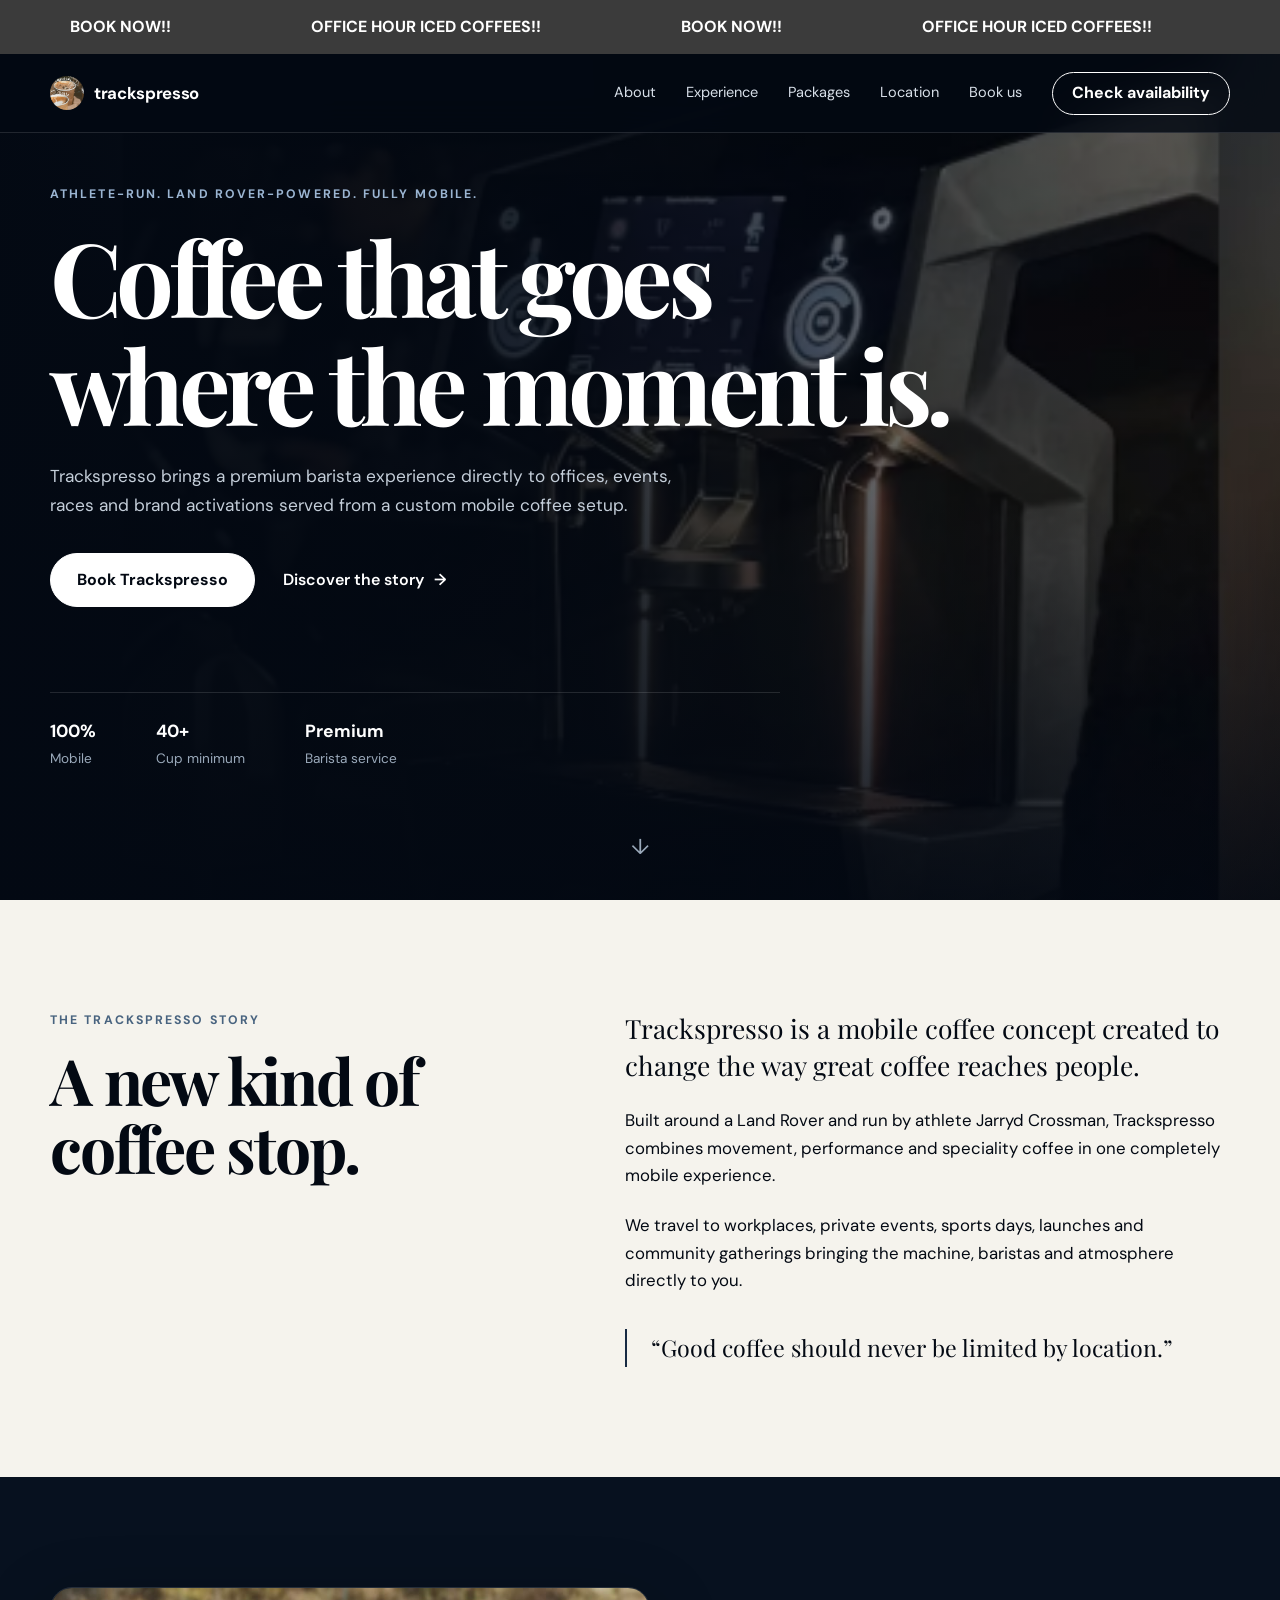
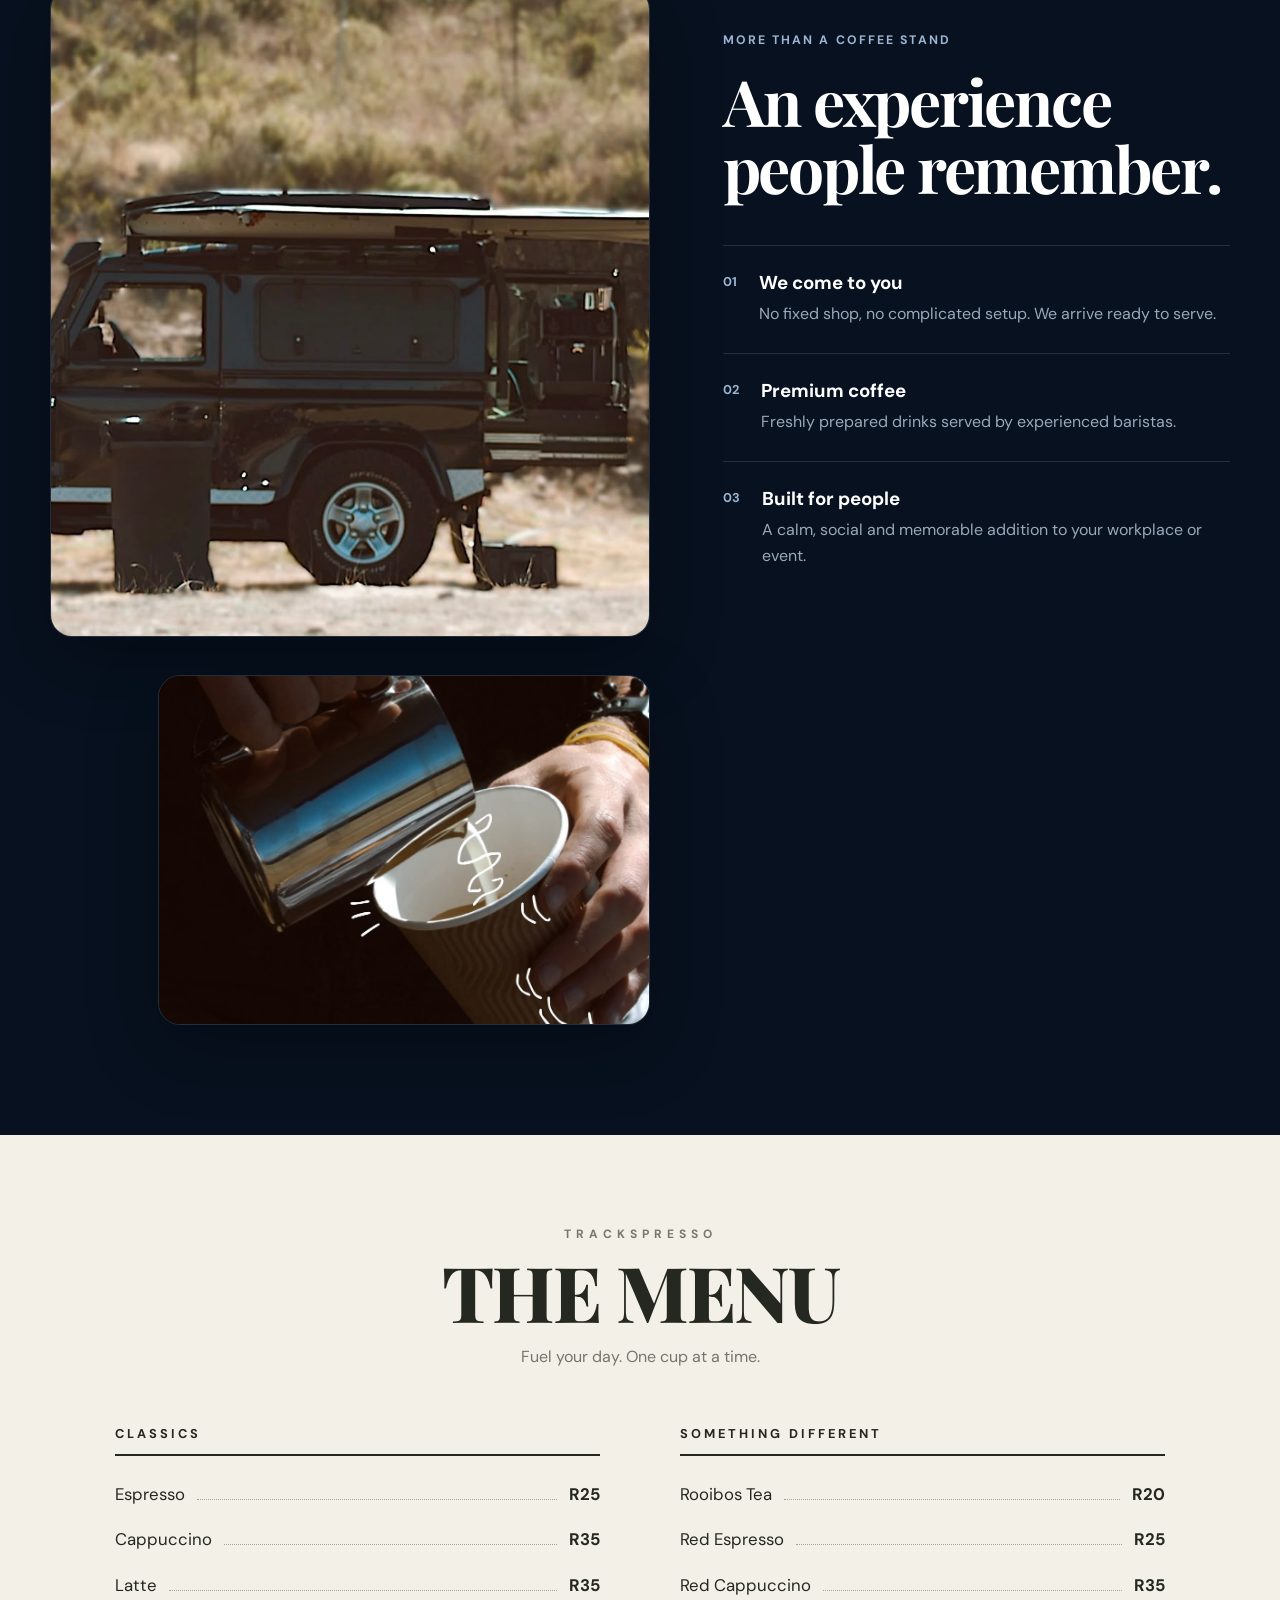
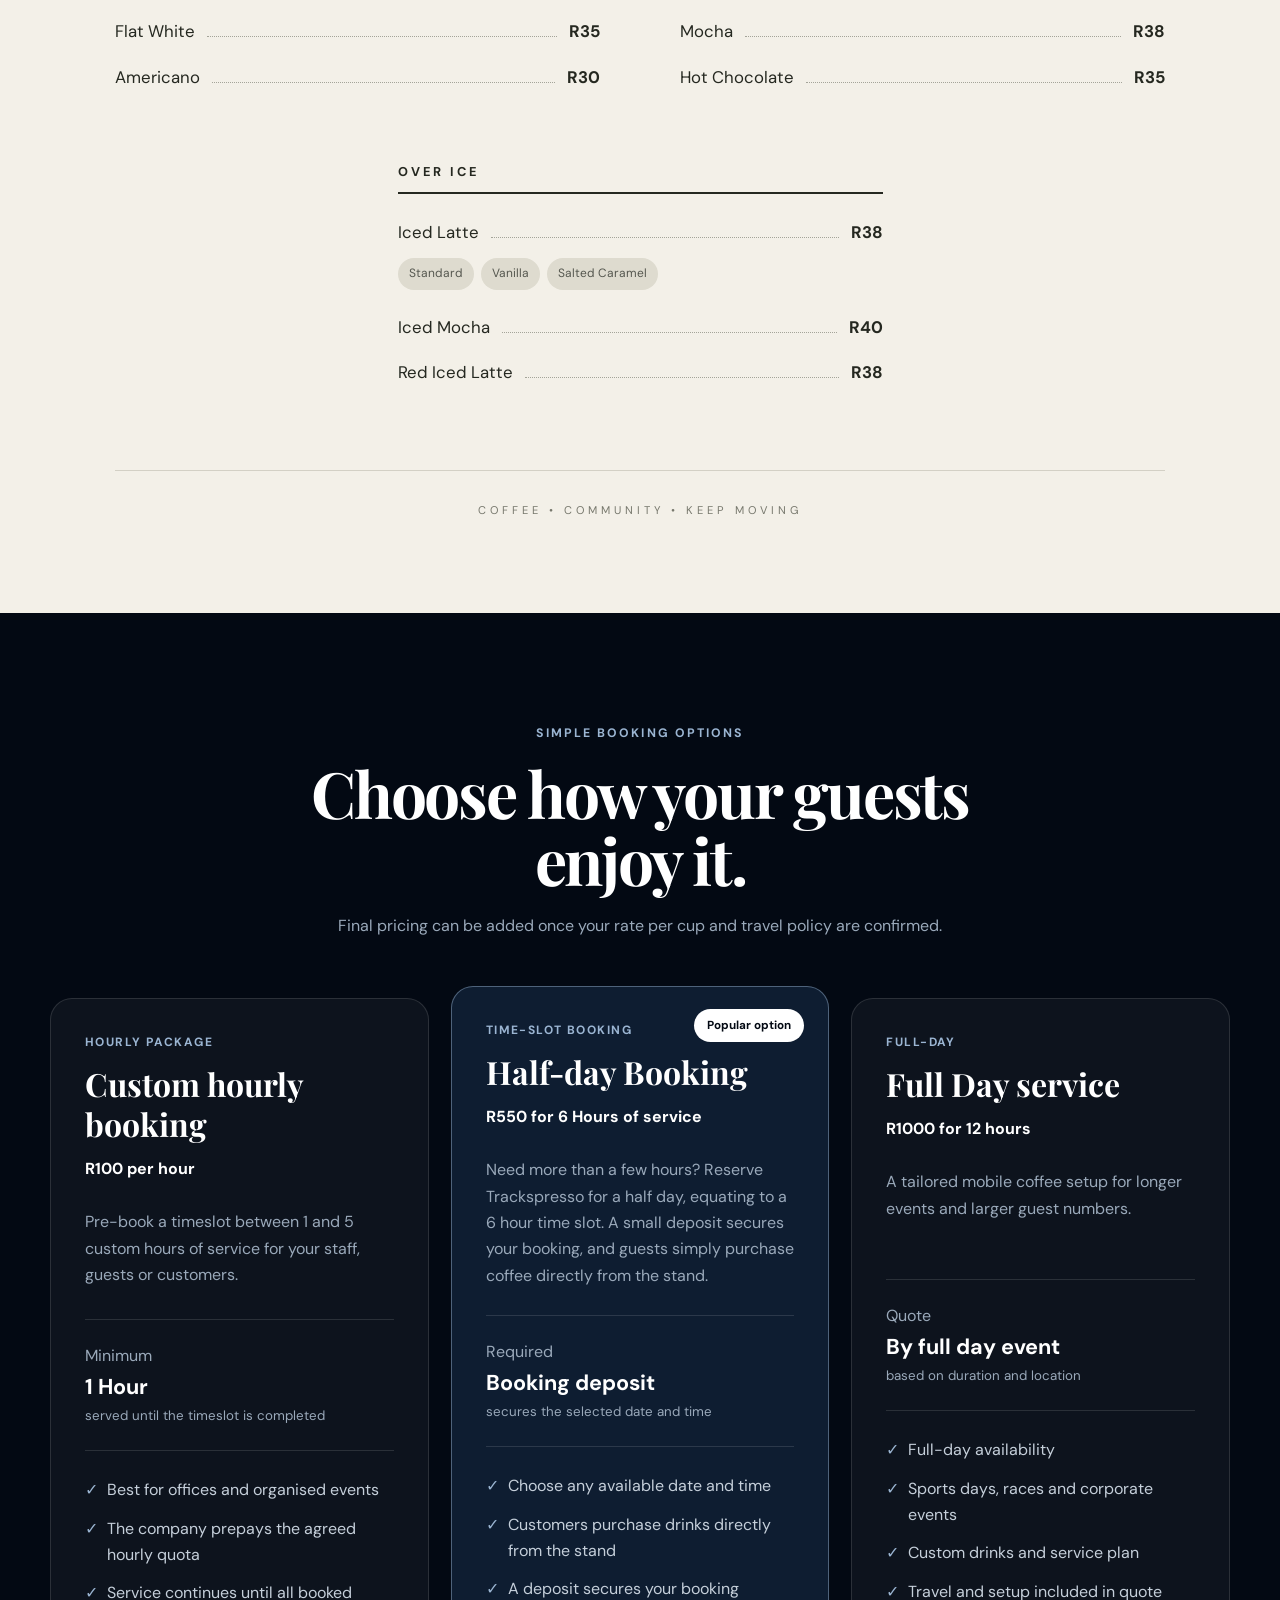
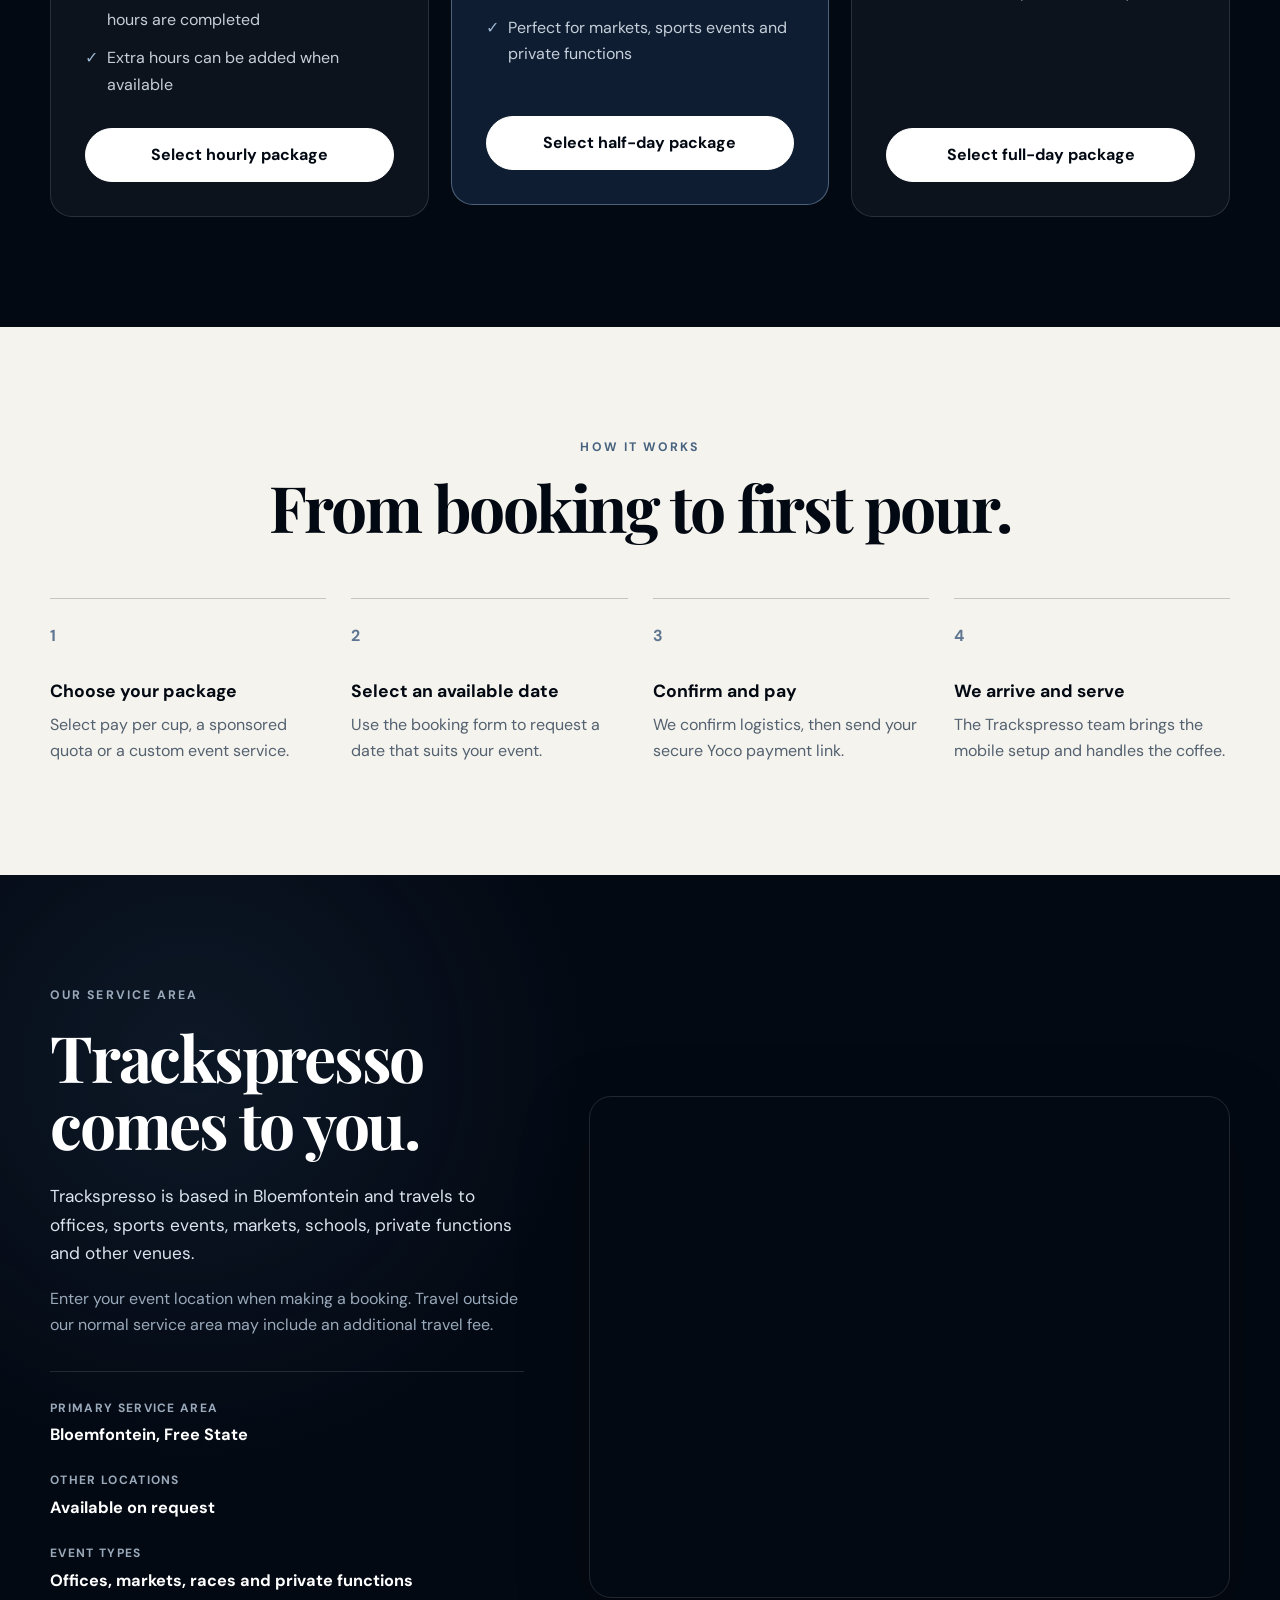
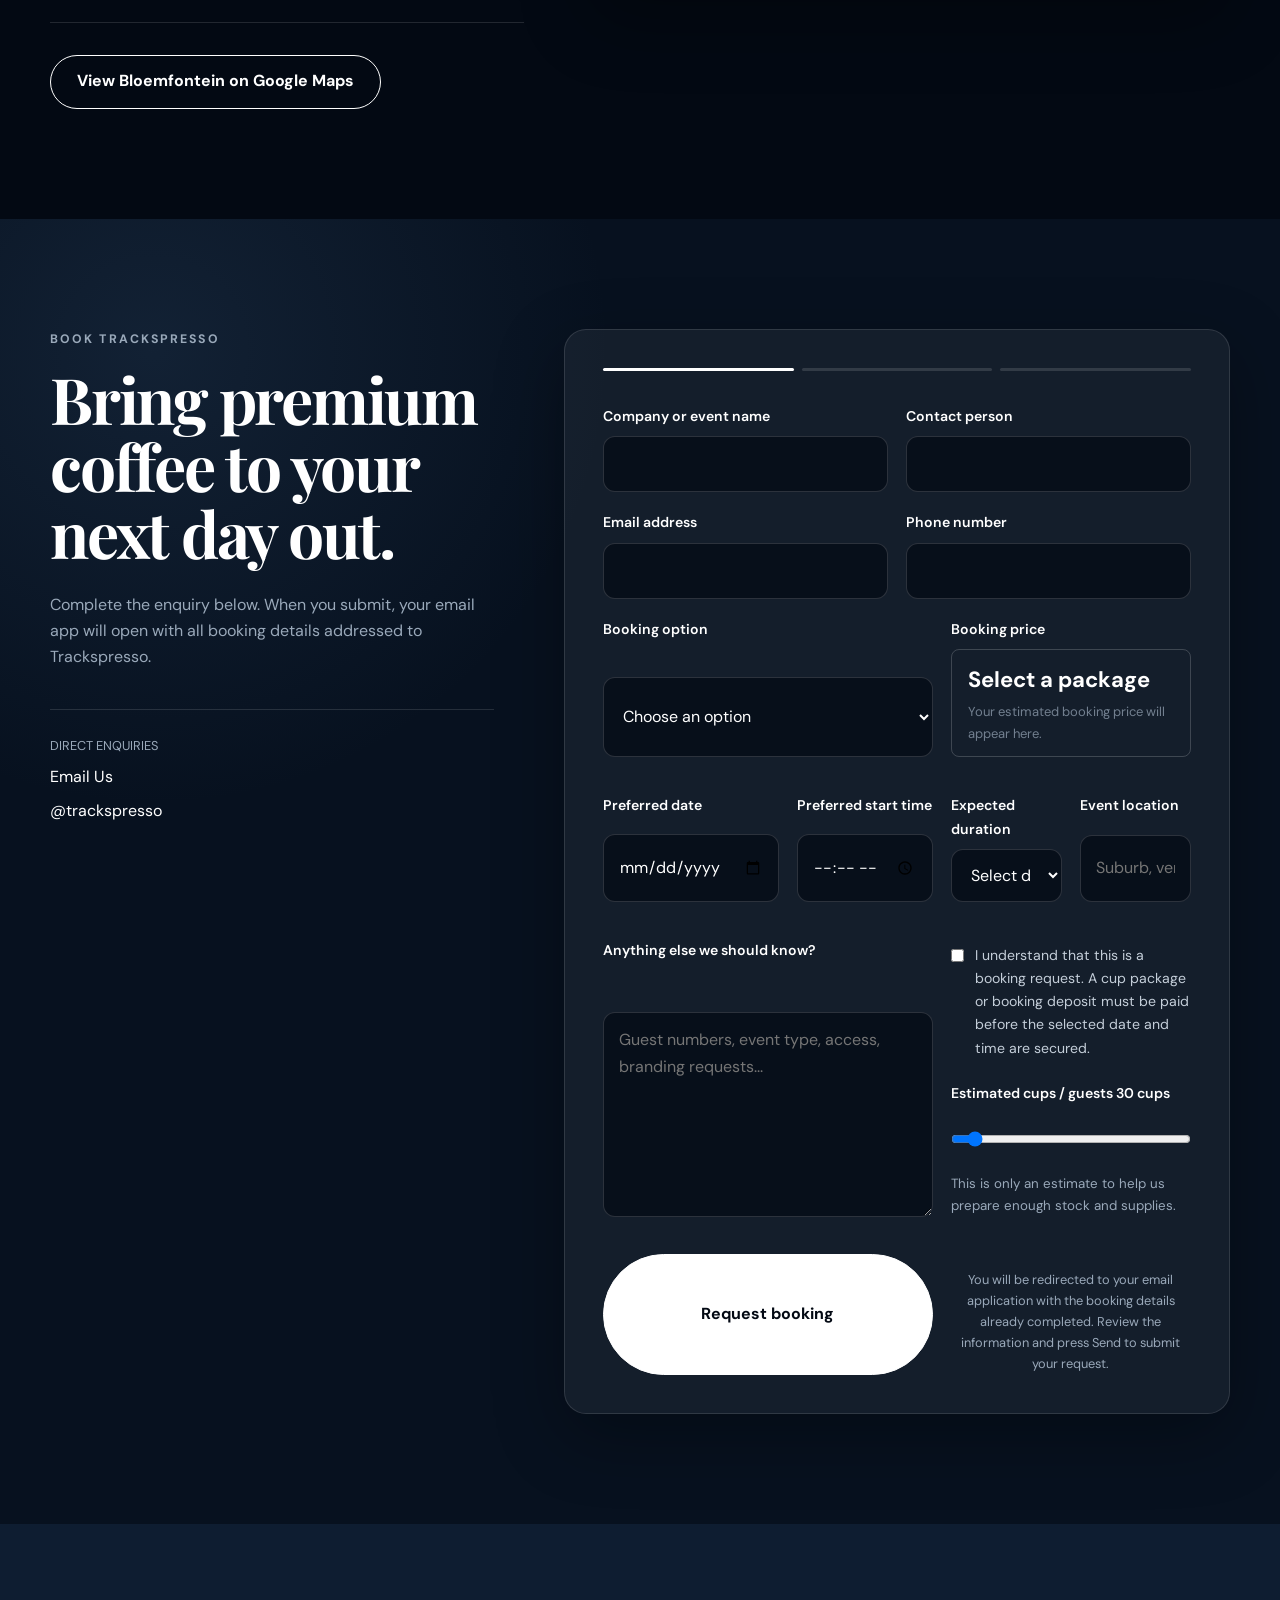
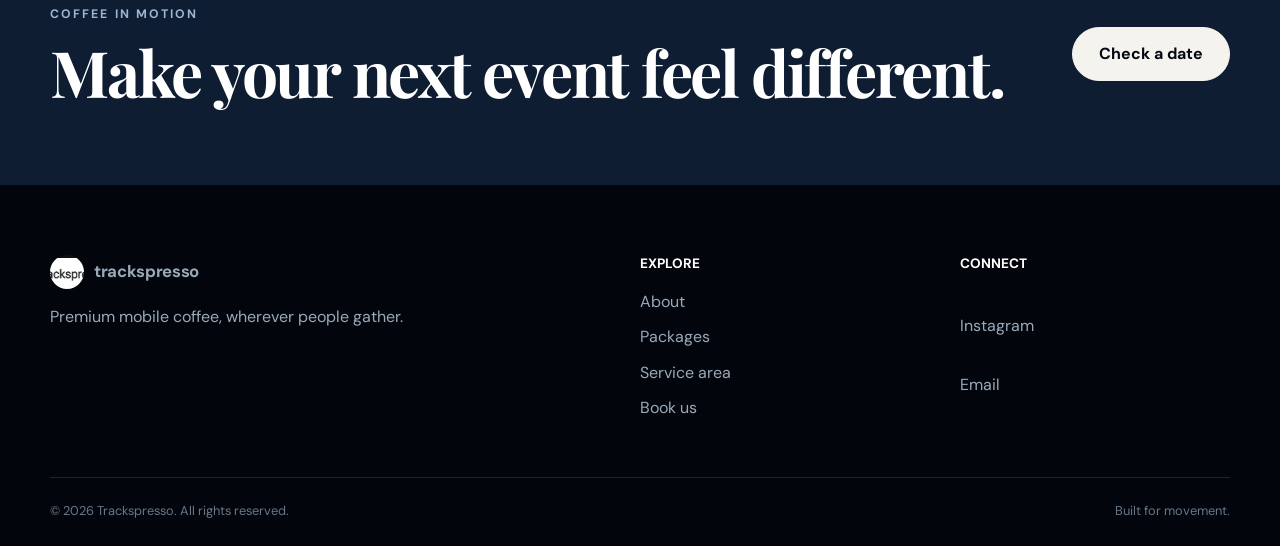
<file: index.html>
<!DOCTYPE html>
<html lang="en">
<head>
  <meta charset="UTF-8" />
  <meta name="viewport" content="width=device-width, initial-scale=1.0" />
  <meta
    name="description"
    content="Trackspresso is a premium mobile coffee experience served from a Land Rover. Book our baristas for offices, events and brand activations."
  />
  <title>Trackspresso | Mobile Coffee Experience</title>

  <link rel="preconnect" href="https://fonts.googleapis.com" />
  <link rel="preconnect" href="https://fonts.gstatic.com" crossorigin />
  <link
    href="https://fonts.googleapis.com/css2?family=DM+Sans:wght@400;500;600;700&family=Playfair+Display:wght@600;700&display=swap"
    rel="stylesheet"
  />

  <link rel="stylesheet" href="css/styles.css" />
  <script src="js/app.js" defer></script>
  <link rel="icon" href="../trackspresso_website/assets/images/image.png" type="image/x-icon">
</head>

<body>

  <!--<div class="promo-strip">
    <p>Flash Sale! Use code <span class="pulse-text">SUPER30</span> for 30% off!</p>
  </div>-->

<!--
-->



  <header class="site-header" id="top">


<div class="announcement-bar">
    <div class="announcement-track">
        <span>BOOK NOW!!</span>
        <span>OFFICE HOUR ICED COFFEES!!</span>
        
        <span>BOOK NOW!!</span>
        <span>OFFICE HOUR ICED COFFEES!!</span>

        <span>BOOK NOW!!</span>
        <span>OFFICE HOUR ICED COFFEES!!</span>
        
        <span>BOOK NOW!!</span>
        <span>OFFICE HOUR ICED COFFEES!!</span>
    </div>
</div>







    <nav class="navbar container" aria-label="Main navigation">
      <a class="brand" href="#top" aria-label="Trackspresso home">
        <img src="./assets/Extra images/asthetic cup names.jpeg" alt="" class="brand-mark" />
        <span>trackspresso</span>
      </a>

      <button
        class="menu-toggle"
        type="button"
        aria-label="Open navigation menu"
        aria-expanded="false"
        aria-controls="main-menu"
      >
        <span></span><span></span><span></span>
      </button>

      <div class="nav-links" id="main-menu">
        <a href="#about">About</a>
        <a href="#experience">Experience</a>
        <a href="#packages">Packages</a>

    <a href="#location">Location</a>
        <a href="#booking">Book us</a>
        <a class="button button-small button-outline" href="#booking">Check availability</a>
      </div>
    </nav>

<!--
<div class="promo-strip">
  <p>Flash Sale! Use code <span class="pulse-text">SUPER30</span> for 30% off!</p>
</div> -->




  </header>

  <main>
    <section class="hero">
      <div class="hero-overlay"></div>

      <div class="container hero-content">
        <p class="eyebrow">Athlete-run. Land Rover-powered. Fully mobile.</p>
        <h1>Coffee that goes<br />where the moment is.</h1>

        <p class="hero-copy">
          Trackspresso brings a premium barista experience directly to offices,
          events, races and brand activations served from a custom mobile coffee setup.
        </p>

        <div class="hero-actions">
          <a class="button" href="#booking">Book Trackspresso</a>
          <a class="text-link" href="#about">Discover the story <span>→</span></a>
        </div>

        <div class="hero-stats" aria-label="Trackspresso highlights">
          <div>
            <strong>100%</strong>
            <span>Mobile</span>
          </div>
          <div>
            <strong>40+</strong>
            <span>Cup minimum</span>
          </div>
          <div>
            <strong>Premium</strong>
            <span>Barista service</span>
          </div>
        </div>
      </div>

      <a class="scroll-indicator" href="#about" aria-label="Scroll to about section">↓</a>
    </section>

    <section class="section about" id="about">
      <div class="container split-layout">
        <div class="section-heading">
          <p class="eyebrow">The Trackspresso story</p>
          <h2>A new kind of coffee stop.</h2>
        </div>

        <div class="about-copy">
          <p class="lead">
            Trackspresso is a mobile coffee concept created to change the way great
            coffee reaches people.
          </p>

          <p>
            Built around a Land Rover and run by athlete Jarryd Crossman, Trackspresso
            combines movement, performance and speciality coffee in one completely
            mobile experience.
          </p>

          <p>
            We travel to workplaces, private events, sports days, launches and
            community gatherings bringing the machine, baristas and atmosphere
            directly to you.
          </p>

          <blockquote>
            “Good coffee should never be limited by location.”
          </blockquote>
        </div>
      </div>
    </section>

    <section class="section media-section" id="experience">
      <div class="container media-grid">
        <figure class="media-card media-card-large">
          <img
            src="./assets/Extra images/car.jpeg"
            alt="Trackspresso mobile coffee machine installed in a Land Rover"
          />
        </figure>

        <div class="media-content">
          <p class="eyebrow">More than a coffee stand</p>
          <h2>An experience people remember.</h2>

          <div class="feature-list">
            <article>
              <span class="feature-number">01</span>
              <div>
                <h3>We come to you</h3>
                <p>No fixed shop, no complicated setup. We arrive ready to serve.</p>
              </div>
            </article>

            <article>
              <span class="feature-number">02</span>
              <div>
                <h3>Premium coffee</h3>
                <p>Freshly prepared drinks served by experienced baristas.</p>
              </div>
            </article>

            <article>
              <span class="feature-number">03</span>
              <div>
                <h3>Built for people</h3>
                <p>A calm, social and memorable addition to your workplace or event.</p>
              </div>
            </article>
          </div>
        </div>

        <figure class="media-card media-card-small">
          <img
            src="./assets/Extra images/Cup Pour.jpeg"
            alt="Fresh coffee pouring into a cup from the Trackspresso machine"
          />
        </figure>
      </div>
    </section>
<!--=========================================================MENU=====================================================================-->

<section class="coffee-menu" id="menu">
    <div class="menu-container">

        <div class="menu-heading">
            <span>TRACKSPRESSO</span>
            <h2>THE MENU</h2>
            <p>Fuel your day. One cup at a time.</p>
        </div>

        <div class="menu-grid">

            <!-- CLASSICS -->
            <div class="menu-category">
                <h3>CLASSICS</h3>

                <div class="menu-item">
                    <span>Espresso</span>
                    <span class="dots"></span>
                    <strong>R25</strong>
                </div>

                <div class="menu-item">
                    <span>Cappuccino</span>
                    <span class="dots"></span>
                    <strong>R35</strong>
                </div>

                <div class="menu-item">
                    <span>Latte</span>
                    <span class="dots"></span>
                    <strong>R35</strong>
                </div>

                <div class="menu-item">
                    <span>Flat White</span>
                    <span class="dots"></span>
                    <strong>R35</strong>
                </div>

                <div class="menu-item">
                    <span>Americano</span>
                    <span class="dots"></span>
                    <strong>R30</strong>
                </div>
            </div>


            <!-- SOMETHING DIFFERENT -->
            <div class="menu-category">
                <h3>SOMETHING DIFFERENT</h3>

                <div class="menu-item">
                    <span>Rooibos Tea</span>
                    <span class="dots"></span>
                    <strong>R20</strong>
                </div>

                <div class="menu-item">
                    <span>Red Espresso</span>
                    <span class="dots"></span>
                    <strong>R25</strong>
                </div>

                <div class="menu-item">
                    <span>Red Cappuccino</span>
                    <span class="dots"></span>
                    <strong>R35</strong>
                </div>

                <div class="menu-item">
                    <span>Mocha</span>
                    <span class="dots"></span>
                    <strong>R38</strong>
                </div>

                <div class="menu-item">
                    <span>Hot Chocolate</span>
                    <span class="dots"></span>
                    <strong>R35</strong>
                </div>
            </div>


            <!-- OVER ICE -->
            <div class="menu-category iced-menu">
                <h3>OVER ICE</h3>

                <div class="menu-item">
                    <span>Iced Latte</span>
                    <span class="dots"></span>
                    <strong>R38</strong>
                </div>

                <div class="flavours">
                    <span>Standard</span>
                    <span>Vanilla</span>
                    <span>Salted Caramel</span>
                </div>

                <div class="menu-item">
                    <span>Iced Mocha</span>
                    <span class="dots"></span>
                    <strong>R40</strong>
                </div>

                <div class="menu-item">
                    <span>Red Iced Latte</span>
                    <span class="dots"></span>
                    <strong>R38</strong>
                </div>
            </div>

        </div>

        <div class="menu-footer">
            <span>COFFEE • COMMUNITY • KEEP MOVING</span>
        </div>

    </div>
</section>

















    <section class="section packages" id="packages">
      <div class="container">
        <div class="section-heading centered">
          <p class="eyebrow">Simple booking options</p>
          <h2>Choose how your guests enjoy it.</h2>
          <p>
            Final pricing can be added once your rate per cup and travel policy are confirmed.
          </p>
        </div>

        <div class="package-grid">
          <article class="package-card">
            <p class="package-label">HOURLY PACKAGE</p>
            <h3>Custom hourly booking</h3>
            <h4>R100 per hour</h4>
            <br>
            <p class="package-description">
              Pre-book a timeslot between 1 and 5 custom hours of service for your staff, guests or customers.
            </p>

            <div class="package-price">
              <span>Minimum</span>
              <strong>1 Hour</strong>
              <small>served until the timeslot is completed</small>
            </div>

            <ul>
              <li>Best for offices and organised events</li>
              <li>The company prepays the agreed hourly quota</li>
              <li>Service continues until all booked hours are completed</li>
              <li>Extra hours can be added when available</li>
            </ul>

            <button
                class="button package-select"
                type="button"
                data-package="Hourly booking"
                data-duration="1"
            >
                Select hourly package
            </button>
          </article>

          <article class="package-card featured">
            <div class="popular-badge">Popular option</div>
            <p class="package-label">Time-Slot booking</p>
            <h3>Half-day Booking</h3>
            <h4>R550 for 6 Hours of service</h4>
            <br>
            <p class="package-description">
                Need more than a few hours? Reserve Trackspresso for a half day, equating to a 6 hour time slot.
                A small deposit secures your booking, and guests simply purchase coffee directly
                from the stand.
            </p>

            <div class="package-price">
              <span>Required</span>
              <strong>Booking deposit</strong>
              <small>secures the selected date and time</small>
            </div>

            <ul>
              <li>Choose any available date and time</li>
              <li>Customers purchase drinks directly from the stand</li>
              <li>A deposit secures your booking</li>
              <li>Perfect for markets, sports events and private functions</li>
            </ul>

            <button
                class="button package-select"
                type="button"
                data-package="Half-day booking"
                data-duration="6"
            >
                Select half-day package
            </button>
          </article>

          <article class="package-card">
            <p class="package-label">FULL-DAY</p>
            <h3>Full Day service</h3>
            <h4>R1000 for 12 hours</h4>
            <br>
            <p class="package-description">
              A tailored mobile coffee setup for longer events and larger guest numbers.
            </p>

            <div class="package-price">
              <span>Quote</span>
              <strong>By full day event</strong>
              <small>based on duration and location</small>
            </div>

            <ul>
              <li>Full-day availability</li>
              <li>Sports days, races and corporate events</li>
              <li>Custom drinks and service plan</li>
              <li>Travel and setup included in quote</li>
            </ul>

            <button
                class="button package-select"
                type="button"
                data-package="Full-day booking"
                data-duration="12"
            >
                Select full-day package
            </button>
          </article>
        </div>
      </div>
    </section>

    <section class="section process">
      <div class="container">
        <div class="section-heading centered">
          <p class="eyebrow">How it works</p>
          <h2>From booking to first pour.</h2>
        </div>

        <div class="process-grid">
          <article>
            <span>1</span>
            <h3>Choose your package</h3>
            <p>Select pay per cup, a sponsored quota or a custom event service.</p>
          </article>

          <article>
            <span>2</span>
            <h3>Select an available date</h3>
            <p>Use the booking form to request a date that suits your event.</p>
          </article>

          <article>
            <span>3</span>
            <h3>Confirm and pay</h3>
            <p>We confirm logistics, then send your secure Yoco payment link.</p>
          </article>

          <article>
            <span>4</span>
            <h3>We arrive and serve</h3>
            <p>The Trackspresso team brings the mobile setup and handles the coffee.</p>
          </article>
        </div>
      </div>
    </section>

    <section class="section location-section" id="location">
  <div class="container location-layout">

    <div class="location-content">
      <p class="eyebrow">Our service area</p>

      <h2>Trackspresso comes to you.</h2>

      <p class="location-intro">
        Trackspresso is based in Bloemfontein and travels to offices,
        sports events, markets, schools, private functions and other venues.
      </p>

      <p>
        Enter your event location when making a booking. Travel outside our
        normal service area may include an additional travel fee.
      </p>

      <div class="location-details">
        <div class="location-detail">
          <span>Primary service area</span>
          <strong>Bloemfontein, Free State</strong>
        </div>

        <div class="location-detail">
          <span>Other locations</span>
          <strong>Available on request</strong>
        </div>

        <div class="location-detail">
          <span>Event types</span>
          <strong>Offices, markets, races and private functions</strong>
        </div>
      </div>

      <a
        class="button button-outline"
        href="https://www.google.com/maps/search/?api=1&query=Bloemfontein%2C+Free+State"
        target="_blank"
        rel="noopener noreferrer"
      >
        View Bloemfontein on Google Maps
      </a>
    </div>

    <div class="map-container">
      <iframe
        src="https://www.google.com/maps?q=Bloemfontein%2C+Free+State%2C+South+Africa&z=11&output=embed"
        width="100%"
        height="500"
        style="border: 0;"
        allowfullscreen
        loading="lazy"
        referrerpolicy="no-referrer-when-downgrade"
        title="Trackspresso service area in Bloemfontein"
      ></iframe>
    </div>

  </div>
</section>

    <section class="section booking" id="booking">
      <div class="container booking-layout">
        <div class="booking-intro">
          <p class="eyebrow">Book Trackspresso</p>
          <h2>Bring premium coffee to your next day out.</h2>
          <p>
            Complete the enquiry below. When you submit, your email app will open with all booking details addressed to Trackspresso.
          </p>

          <div class="contact-card">
            <span>Direct enquiries</span>
            <a href="mailto:jtcrossman3child@gmail.com">Email Us</a>
            <a href="https://www.instagram.com/trackspresso/" target="_blank" rel="noreferrer">
              @trackspresso
            </a>
          </div>
        </div>

        <form class="booking-form" id="bookingForm">
          <div class="form-progress" aria-hidden="true">
            <span class="active"></span><span></span><span></span>
          </div>

          <div class="form-row">
            <div class="form-group">
              <label for="companyName">Company or event name</label>
              <input id="companyName" name="companyName" type="text" required />
            </div>

            <div class="form-group">
              <label for="contactName">Contact person</label>
              <input id="contactName" name="contactName" type="text" required />
            </div>
          </div>

          <div class="form-row">
            <div class="form-group">
              <label for="email">Email address</label>
              <input id="email" name="email" type="email" required />
            </div>

            <div class="form-group">
              <label for="phone">Phone number</label>
              <input id="phone" name="phone" type="tel" required />
            </div>
          </div>

          <div class="form-row">
            <div class="form-group">
              <label for="bookingType">Booking option</label>
              <select id="bookingType" name="bookingType" required>
                <option value="">Choose an option</option>
                <option value="Hourly booking">Hourly booking</option>
                <option value="Half-day booking">Half-day booking</option>
                <option value="Full-day booking">Full-day booking</option>
              </select>
            </div>

            <div class="form-group">
              <label>Booking price</label>

              <div class="booking-price-box">
                <span id="bookingPrice">Select a package</span>
                <small id="priceBreakdown">
                  Your estimated booking price will appear here.
                </small>
              </div>
            </div>

          <div class="form-row">
            <div class="form-group">
              <label for="bookingDate">Preferred date</label>
              <input id="bookingDate" name="bookingDate" type="date" required />
            </div>

            <div class="form-group">
              <label for="startTime">Preferred start time</label>
              <input id="startTime" name="startTime" type="time" required />
            </div>
          </div>

          <div class="form-row">
            <div class="form-group">
              <label for="duration">Expected duration</label>
              <select id="duration" name="duration" required>
                <option value="">Select duration</option>
                
                <option value="1">1 hour</option>
                <option value="2">2 hours</option>
                <option value="3">3 hours</option>
                <option value="4">4 hours</option>
                <option value="5">5 hours</option>

                <option value="6">Half day (6 hours)</option>
                <option value="12">Full day (12 hours)</option>
              </select>
            </div>

            <div class="form-group">
              <label for="location">Event location</label>
              <input
                id="location"
                name="location"
                type="text"
                placeholder="Suburb, venue or address"
                required
              />
            </div>
          </div>

          <div class="form-group">
            <label for="message">Anything else we should know?</label>
            <textarea
              id="message"
              name="message"
              rows="5"
              placeholder="Guest numbers, event type, access, branding requests..."
            ></textarea>
          </div>

          <div class="booking-confirmation-column">

  <label class="checkbox-row">
    <input type="checkbox" id="terms" required />

    <span>
      I understand that this is a booking request. A cup package or booking
      deposit must be paid before the selected date and time are secured.
    </span>
  </label>


  <div class="form-group guest-estimate-group">

    <label for="estimatedGuests">
      Estimated cups / guests 
      <span id="guestEstimateValue">30 cups </span>
    </label>

    <input
      id="estimatedGuests"
      name="estimatedGuests"
      type="range"
      min="30"
      max="300"
      step="10"
      value="30"
    />

    <small>
      This is only an estimate to help us prepare enough stock and supplies.
    </small>

  </div>

</div>

          

          <button class="button button-full" type="submit">Request booking</button>

          <p class="form-note">
            You will be redirected to your email application with the booking details already completed. Review the information and press Send to submit your request.
          </p>

          <div class="form-message" id="formMessage" role="status" aria-live="polite"></div>
        </form>
      </div>
    </section>

    <section class="section final-cta">
      <div class="container final-cta-inner">
        <div>
          <p class="eyebrow">Coffee in motion</p>
          <h2>Make your next event feel different.</h2>
        </div>
        <a class="button button-light" href="#booking">Check a date</a>
      </div>
    </section>
  </main>

  <footer class="site-footer">
    <div class="container footer-grid">
      <div>
        <a class="brand footer-brand" href="#top">
          <img src="./assets/images/trackspresso-profile.png" alt="" class="brand-mark" />
          <span>trackspresso</span>
        </a>
        <p>Premium mobile coffee, wherever people gather.</p>
      </div>

      <div>
        <h3>Explore</h3>
        <a href="#about">About</a>
        <a href="#packages">Packages</a>
        <a href="#location">Service area</a>
        <a href="#booking">Book us</a>
      </div>

      <div>
        <h3>Connect</h3>
        <a href="https://www.instagram.com/trackspresso/" target="_blank" rel="noreferrer">
          Instagram
        </a>
        <a href="mailto:jtcrossman3child@gmail.com">Email</a>
      </div>
    </div>

    <div class="container footer-bottom">
      <p>© <span id="currentYear"></span> Trackspresso. All rights reserved.</p>
      <p>Built for movement.</p>
    </div>
  </footer>
</body>
</html>
</file>
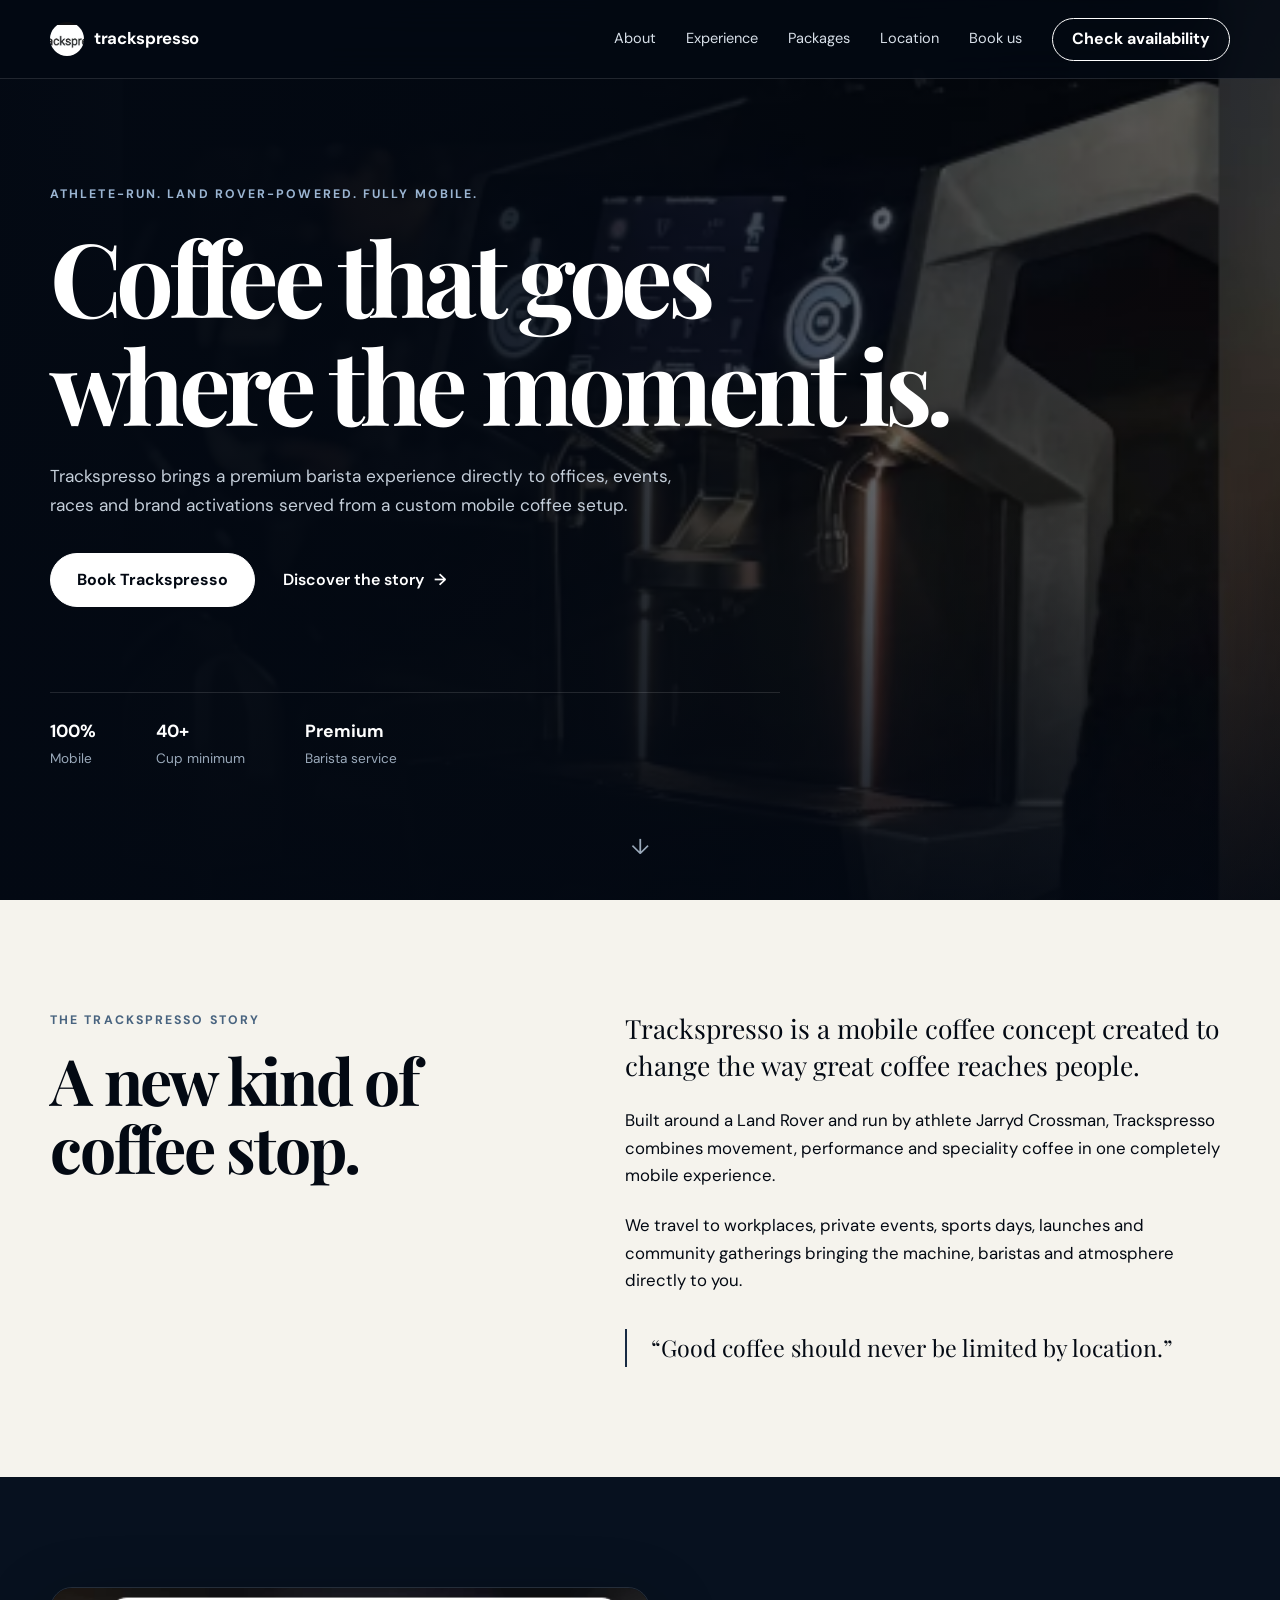
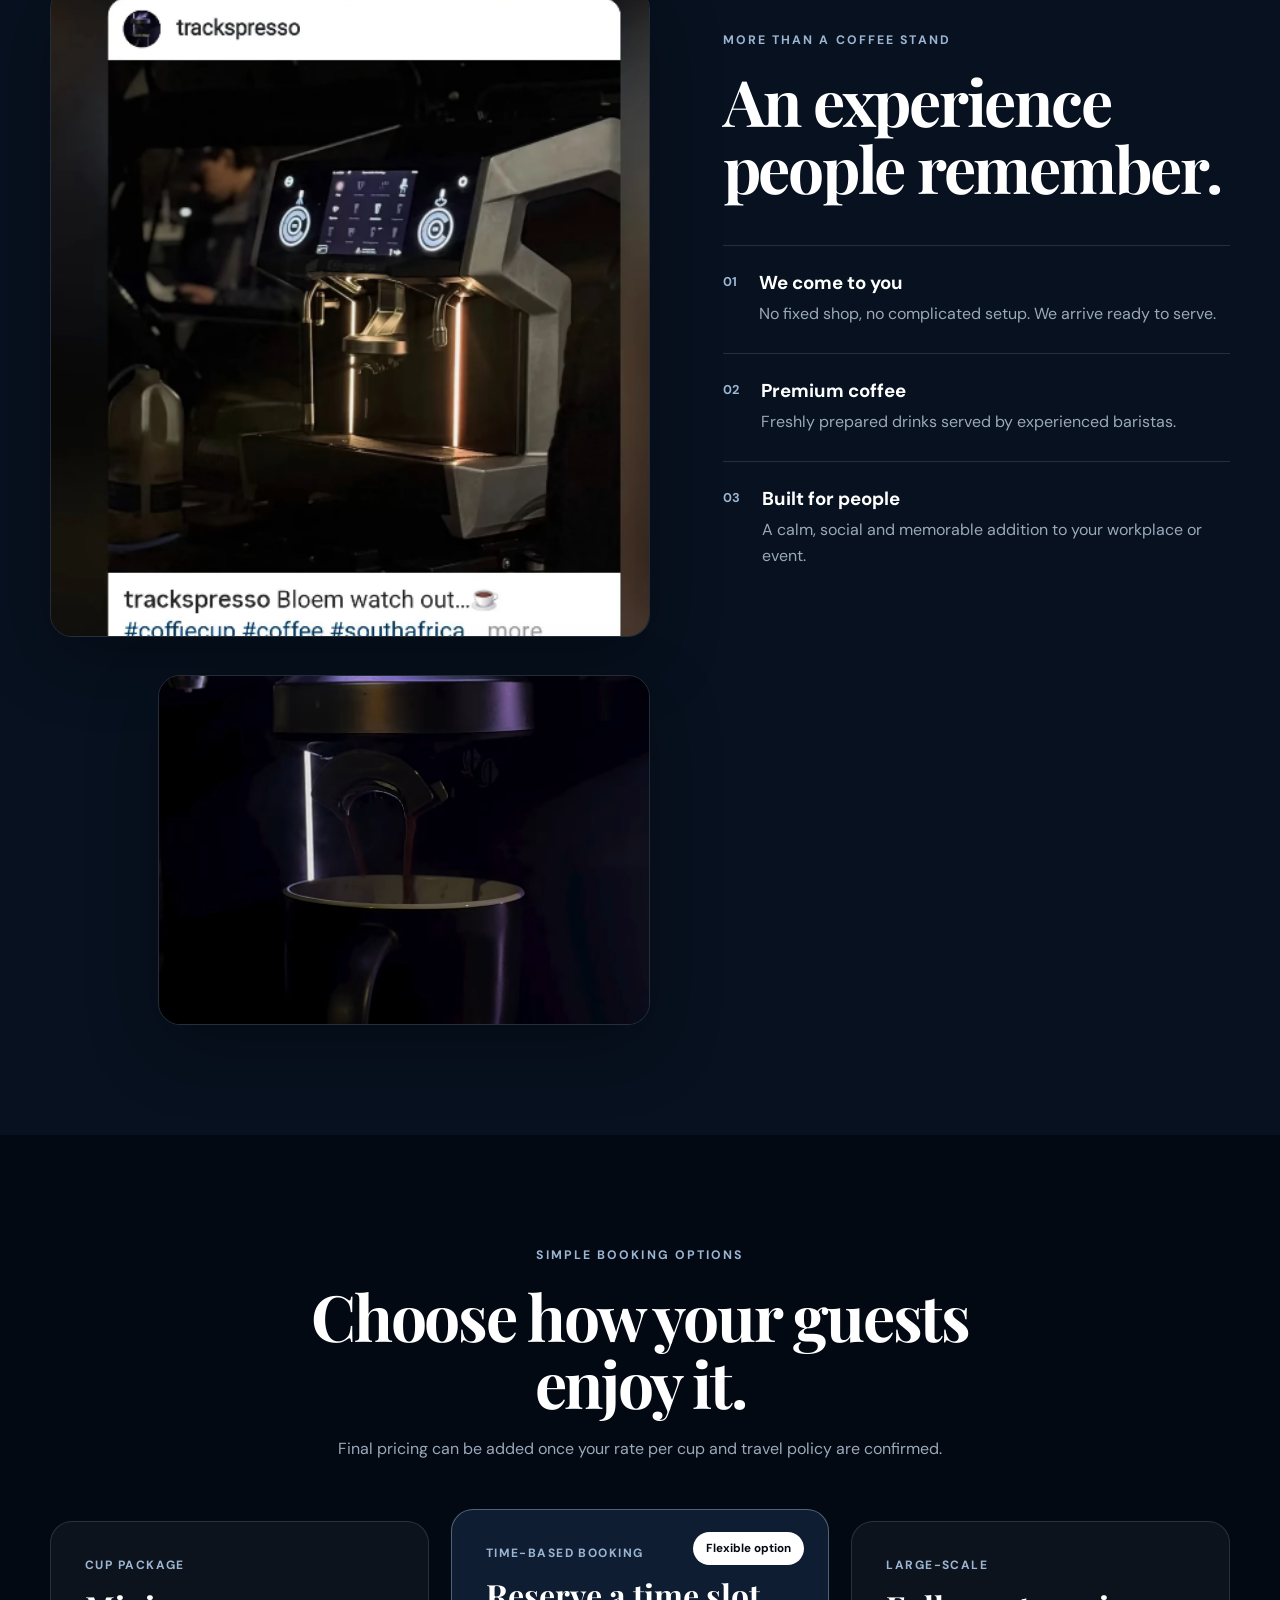
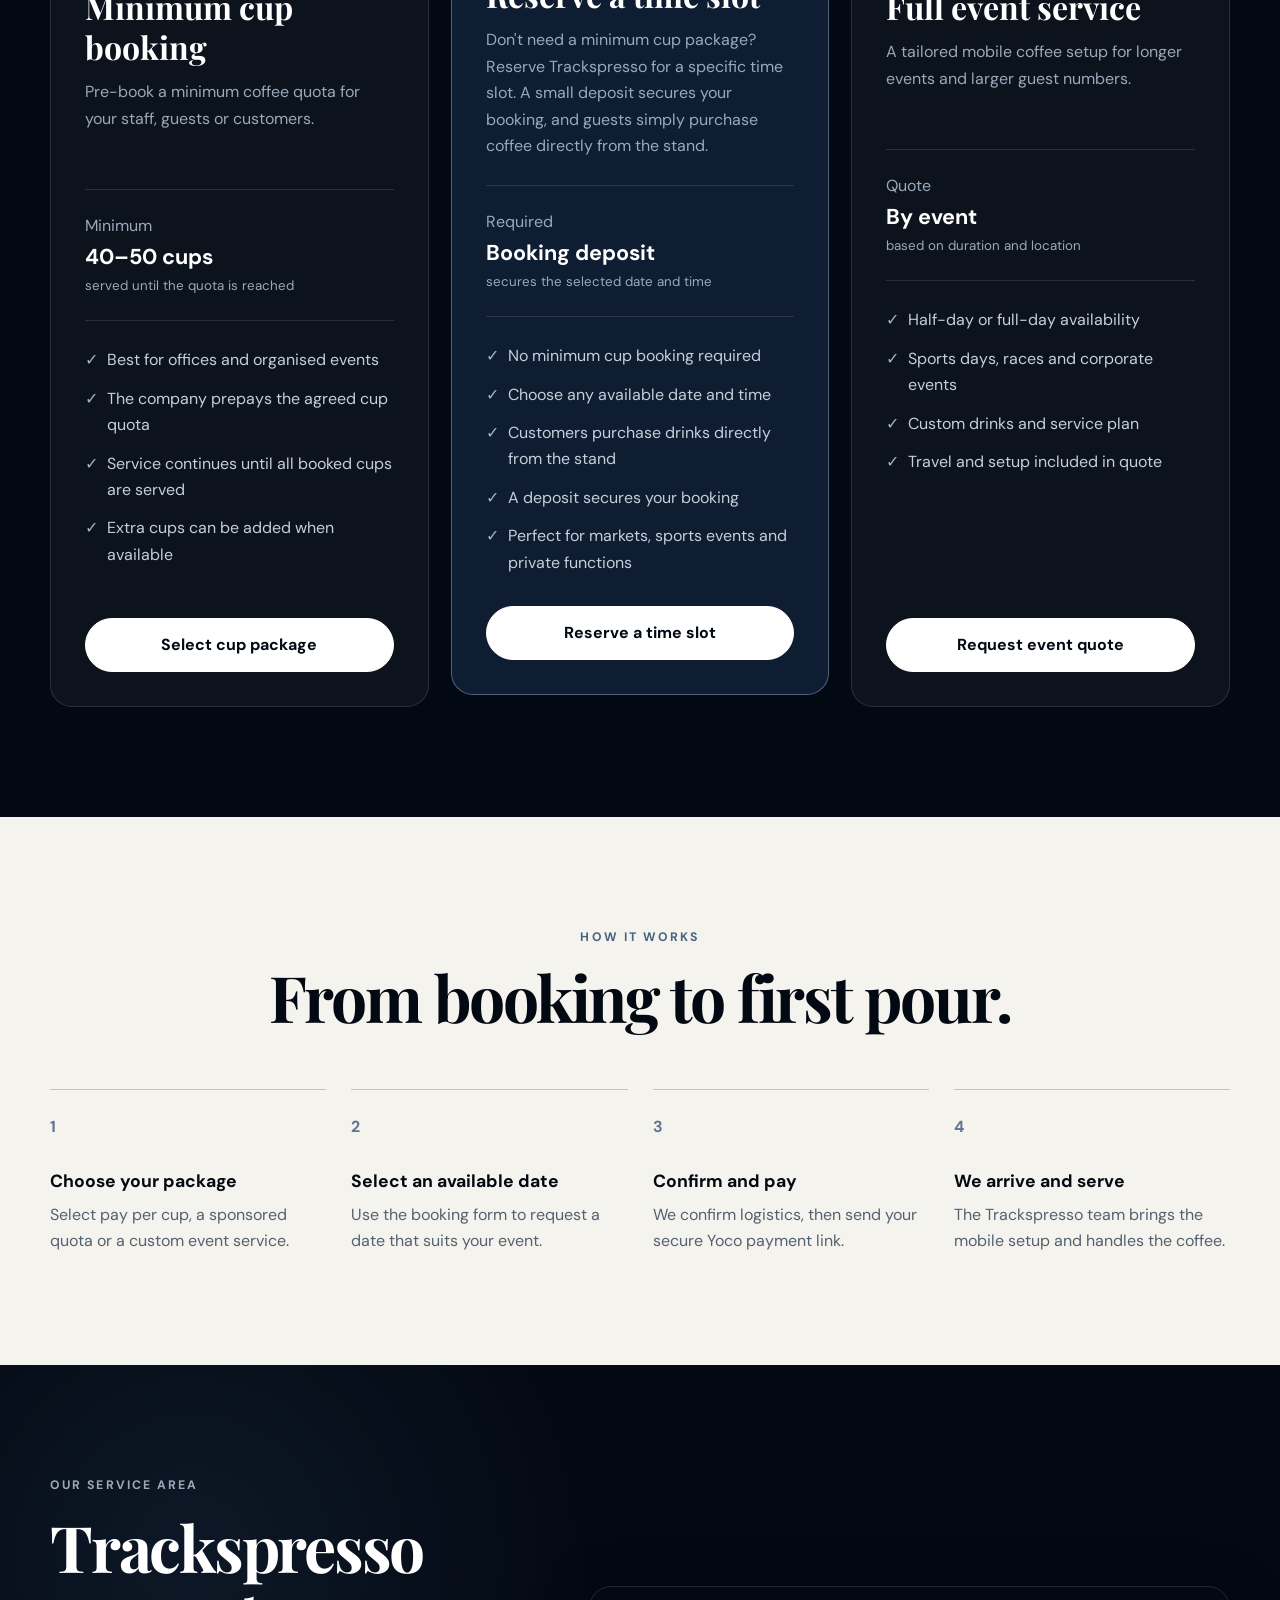
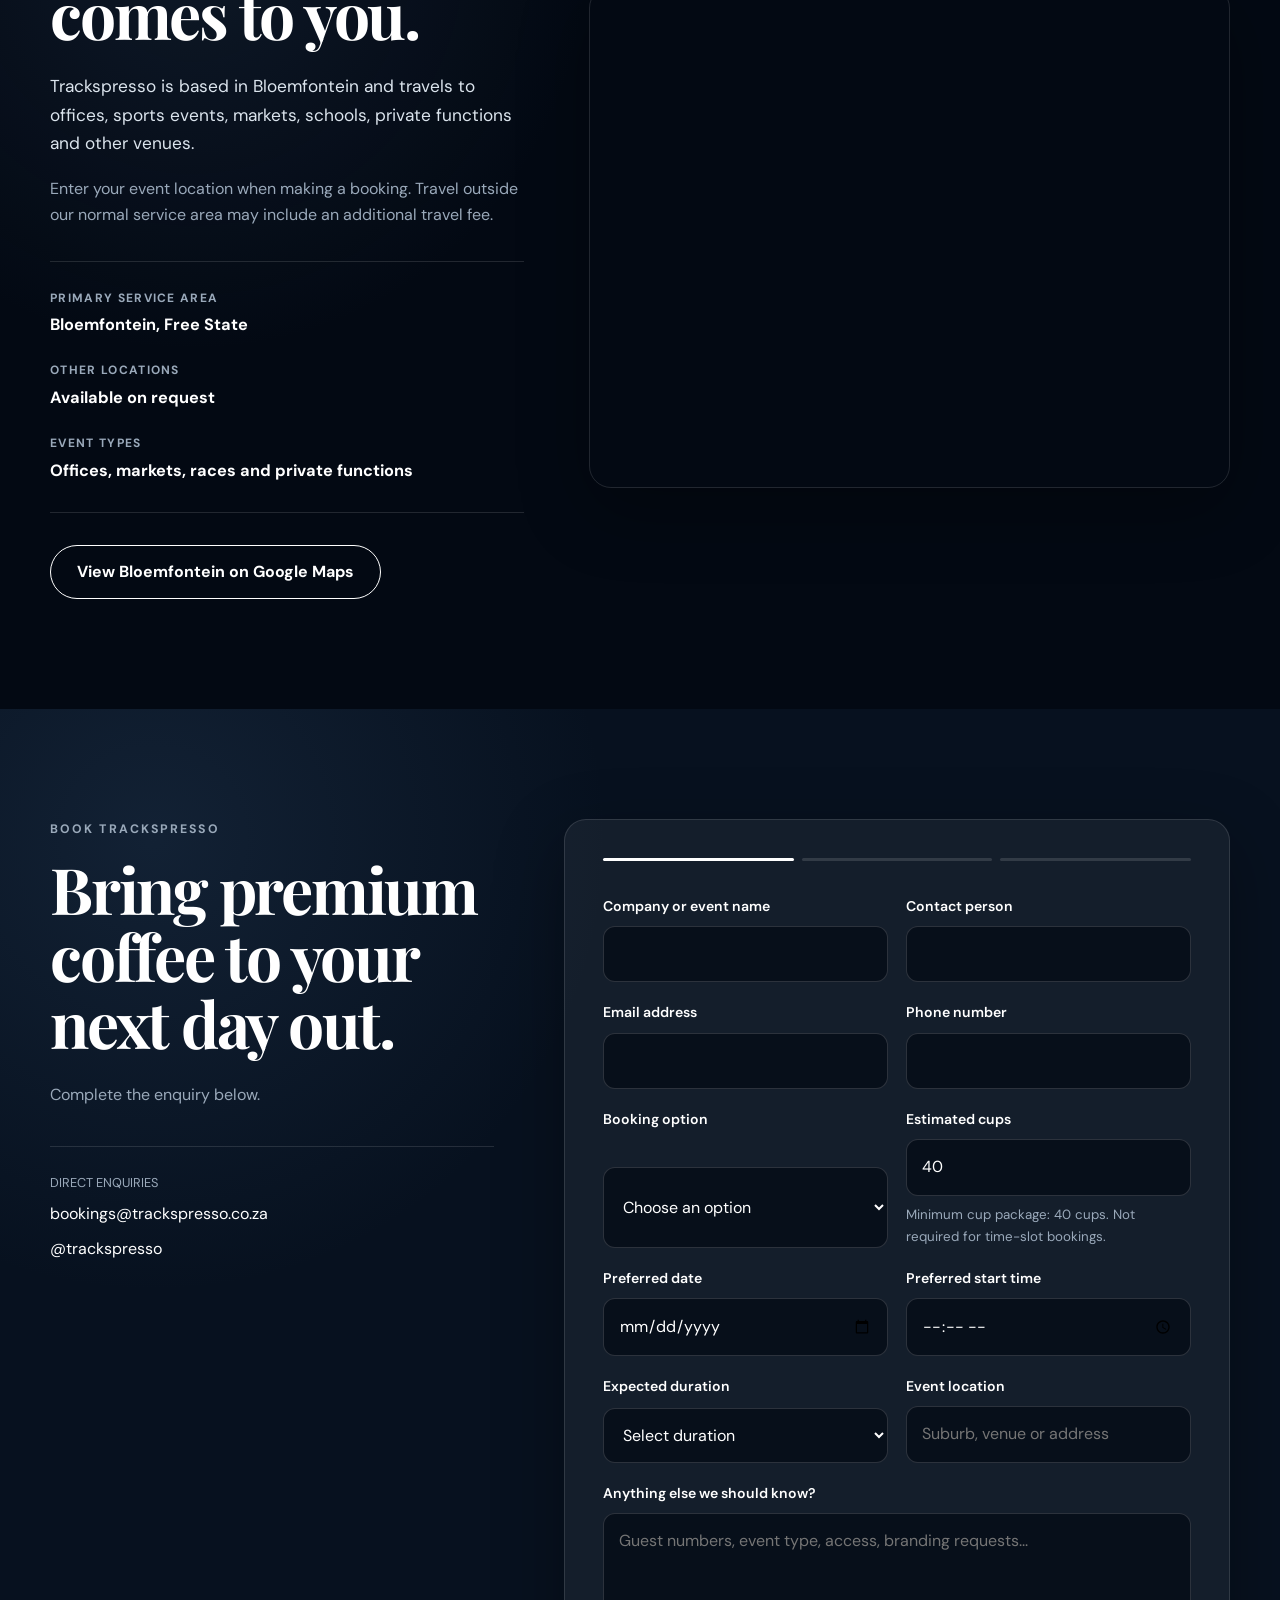
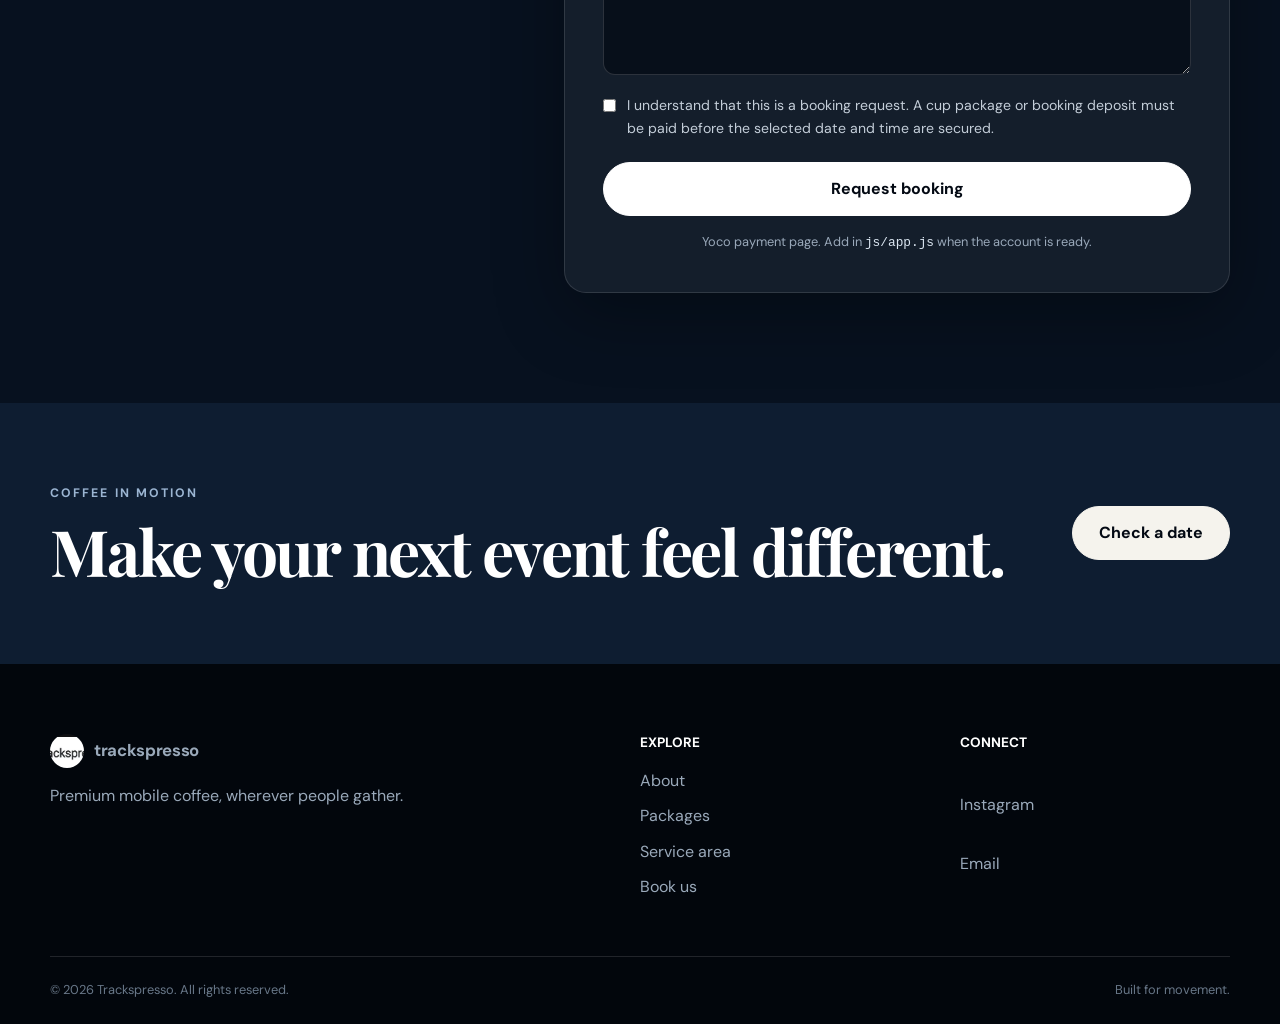
<file: trackspresso-website/index.html>
<!DOCTYPE html>
<html lang="en">
<head>
  <meta charset="UTF-8" />
  <meta name="viewport" content="width=device-width, initial-scale=1.0" />
  <meta
    name="description"
    content="Trackspresso is a premium mobile coffee experience served from a Land Rover. Book our baristas for offices, events and brand activations."
  />
  <title>Trackspresso | Mobile Coffee Experience</title>

  <link rel="preconnect" href="https://fonts.googleapis.com" />
  <link rel="preconnect" href="https://fonts.gstatic.com" crossorigin />
  <link
    href="https://fonts.googleapis.com/css2?family=DM+Sans:wght@400;500;600;700&family=Playfair+Display:wght@600;700&display=swap"
    rel="stylesheet"
  />

  <link rel="stylesheet" href="css/styles.css" />
  <script src="js/app.js" defer></script>
</head>

<body>
  <header class="site-header" id="top">
    <nav class="navbar container" aria-label="Main navigation">
      <a class="brand" href="#top" aria-label="Trackspresso home">
        <img src="assets/images/trackspresso-profile.png" alt="" class="brand-mark" />
        <span>trackspresso</span>
      </a>

      <button
        class="menu-toggle"
        type="button"
        aria-label="Open navigation menu"
        aria-expanded="false"
        aria-controls="main-menu"
      >
        <span></span><span></span><span></span>
      </button>

      <div class="nav-links" id="main-menu">
        <a href="#about">About</a>
        <a href="#experience">Experience</a>
        <a href="#packages">Packages</a>

    <a href="#location">Location</a>
        <a href="#booking">Book us</a>
        <a class="button button-small button-outline" href="#booking">Check availability</a>
      </div>
    </nav>
  </header>

  <main>
    <section class="hero">
      <div class="hero-overlay"></div>

      <div class="container hero-content">
        <p class="eyebrow">Athlete-run. Land Rover-powered. Fully mobile.</p>
        <h1>Coffee that goes<br />where the moment is.</h1>

        <p class="hero-copy">
          Trackspresso brings a premium barista experience directly to offices,
          events, races and brand activations served from a custom mobile coffee setup.
        </p>

        <div class="hero-actions">
          <a class="button" href="#booking">Book Trackspresso</a>
          <a class="text-link" href="#about">Discover the story <span>→</span></a>
        </div>

        <div class="hero-stats" aria-label="Trackspresso highlights">
          <div>
            <strong>100%</strong>
            <span>Mobile</span>
          </div>
          <div>
            <strong>40+</strong>
            <span>Cup minimum</span>
          </div>
          <div>
            <strong>Premium</strong>
            <span>Barista service</span>
          </div>
        </div>
      </div>

      <a class="scroll-indicator" href="#about" aria-label="Scroll to about section">↓</a>
    </section>

    <section class="section about" id="about">
      <div class="container split-layout">
        <div class="section-heading">
          <p class="eyebrow">The Trackspresso story</p>
          <h2>A new kind of coffee stop.</h2>
        </div>

        <div class="about-copy">
          <p class="lead">
            Trackspresso is a mobile coffee concept created to change the way great
            coffee reaches people.
          </p>

          <p>
            Built around a Land Rover and run by athlete Jarryd Crossman, Trackspresso
            combines movement, performance and speciality coffee in one completely
            mobile experience.
          </p>

          <p>
            We travel to workplaces, private events, sports days, launches and
            community gatherings bringing the machine, baristas and atmosphere
            directly to you.
          </p>

          <blockquote>
            “Good coffee should never be limited by location.”
          </blockquote>
        </div>
      </div>
    </section>

    <section class="section media-section" id="experience">
      <div class="container media-grid">
        <figure class="media-card media-card-large">
          <img
            src="assets/images/land-rover-coffee.png"
            alt="Trackspresso mobile coffee machine installed in a Land Rover"
          />
        </figure>

        <div class="media-content">
          <p class="eyebrow">More than a coffee stand</p>
          <h2>An experience people remember.</h2>

          <div class="feature-list">
            <article>
              <span class="feature-number">01</span>
              <div>
                <h3>We come to you</h3>
                <p>No fixed shop, no complicated setup. We arrive ready to serve.</p>
              </div>
            </article>

            <article>
              <span class="feature-number">02</span>
              <div>
                <h3>Premium coffee</h3>
                <p>Freshly prepared drinks served by experienced baristas.</p>
              </div>
            </article>

            <article>
              <span class="feature-number">03</span>
              <div>
                <h3>Built for people</h3>
                <p>A calm, social and memorable addition to your workplace or event.</p>
              </div>
            </article>
          </div>
        </div>

        <figure class="media-card media-card-small">
          <img
            src="assets/images/coffee-pour.png"
            alt="Fresh coffee pouring into a cup from the Trackspresso machine"
          />
        </figure>
      </div>
    </section>

    <section class="section packages" id="packages">
      <div class="container">
        <div class="section-heading centered">
          <p class="eyebrow">Simple booking options</p>
          <h2>Choose how your guests enjoy it.</h2>
          <p>
            Final pricing can be added once your rate per cup and travel policy are confirmed.
          </p>
        </div>

        <div class="package-grid">
          <article class="package-card">
            <p class="package-label">Cup package</p>
            <h3>Minimum cup booking</h3>
            <p class="package-description">
              Pre-book a minimum coffee quota for your staff, guests or customers.
            </p>

            <div class="package-price">
              <span>Minimum</span>
              <strong>40–50 cups</strong>
              <small>served until the quota is reached</small>
            </div>

            <ul>
              <li>Best for offices and organised events</li>
              <li>The company prepays the agreed cup quota</li>
              <li>Service continues until all booked cups are served</li>
              <li>Extra cups can be added when available</li>
            </ul>

            <button class="button package-select" type="button" data-package="Minimum cup booking">
              Select cup package
            </button>
          </article>

          <article class="package-card featured">
            <div class="popular-badge">Flexible option</div>
            <p class="package-label">Time-based booking</p>
            <h3>Reserve a time slot</h3>
            <p class="package-description">
                Don't need a minimum cup package? Reserve Trackspresso for a specific time slot.
                A small deposit secures your booking, and guests simply purchase coffee directly
                from the stand.
            </p>

            <div class="package-price">
              <span>Required</span>
              <strong>Booking deposit</strong>
              <small>secures the selected date and time</small>
            </div>

            <ul>
              <li>No minimum cup booking required</li>
              <li>Choose any available date and time</li>
              <li>Customers purchase drinks directly from the stand</li>
              <li>A deposit secures your booking</li>
              <li>Perfect for markets, sports events and private functions</li>
            </ul>

            <button class="button package-select" type="button" data-package="Time-slot booking">
              Reserve a time slot
            </button>
          </article>

          <article class="package-card">
            <p class="package-label">Large-scale</p>
            <h3>Full event service</h3>
            <p class="package-description">
              A tailored mobile coffee setup for longer events and larger guest numbers.
            </p>

            <div class="package-price">
              <span>Quote</span>
              <strong>By event</strong>
              <small>based on duration and location</small>
            </div>

            <ul>
              <li>Half-day or full-day availability</li>
              <li>Sports days, races and corporate events</li>
              <li>Custom drinks and service plan</li>
              <li>Travel and setup included in quote</li>
            </ul>

            <button class="button package-select" type="button" data-package="Full event service">
              Request event quote
            </button>
          </article>
        </div>
      </div>
    </section>

    <section class="section process">
      <div class="container">
        <div class="section-heading centered">
          <p class="eyebrow">How it works</p>
          <h2>From booking to first pour.</h2>
        </div>

        <div class="process-grid">
          <article>
            <span>1</span>
            <h3>Choose your package</h3>
            <p>Select pay per cup, a sponsored quota or a custom event service.</p>
          </article>

          <article>
            <span>2</span>
            <h3>Select an available date</h3>
            <p>Use the booking form to request a date that suits your event.</p>
          </article>

          <article>
            <span>3</span>
            <h3>Confirm and pay</h3>
            <p>We confirm logistics, then send your secure Yoco payment link.</p>
          </article>

          <article>
            <span>4</span>
            <h3>We arrive and serve</h3>
            <p>The Trackspresso team brings the mobile setup and handles the coffee.</p>
          </article>
        </div>
      </div>
    </section>

    <section class="section location-section" id="location">
  <div class="container location-layout">

    <div class="location-content">
      <p class="eyebrow">Our service area</p>

      <h2>Trackspresso comes to you.</h2>

      <p class="location-intro">
        Trackspresso is based in Bloemfontein and travels to offices,
        sports events, markets, schools, private functions and other venues.
      </p>

      <p>
        Enter your event location when making a booking. Travel outside our
        normal service area may include an additional travel fee.
      </p>

      <div class="location-details">
        <div class="location-detail">
          <span>Primary service area</span>
          <strong>Bloemfontein, Free State</strong>
        </div>

        <div class="location-detail">
          <span>Other locations</span>
          <strong>Available on request</strong>
        </div>

        <div class="location-detail">
          <span>Event types</span>
          <strong>Offices, markets, races and private functions</strong>
        </div>
      </div>

      <a
        class="button button-outline"
        href="https://www.google.com/maps/search/?api=1&query=Bloemfontein%2C+Free+State"
        target="_blank"
        rel="noopener noreferrer"
      >
        View Bloemfontein on Google Maps
      </a>
    </div>

    <div class="map-container">
      <iframe
        src="https://www.google.com/maps?q=Bloemfontein%2C+Free+State%2C+South+Africa&z=11&output=embed"
        width="100%"
        height="500"
        style="border: 0;"
        allowfullscreen
        loading="lazy"
        referrerpolicy="no-referrer-when-downgrade"
        title="Trackspresso service area in Bloemfontein"
      ></iframe>
    </div>

  </div>
</section>

    <section class="section booking" id="booking">
      <div class="container booking-layout">
        <div class="booking-intro">
          <p class="eyebrow">Book Trackspresso</p>
          <h2>Bring premium coffee to your next day out.</h2>
          <p>
            Complete the enquiry below.
          </p>

          <div class="contact-card">
            <span>Direct enquiries</span>
            <a href="mailto:bookings@trackspresso.co.za">bookings@trackspresso.co.za</a>
            <a href="https://www.instagram.com/trackspresso/" target="_blank" rel="noreferrer">
              @trackspresso
            </a>
          </div>
        </div>

        <form class="booking-form" id="bookingForm">
          <div class="form-progress" aria-hidden="true">
            <span class="active"></span><span></span><span></span>
          </div>

          <div class="form-row">
            <div class="form-group">
              <label for="companyName">Company or event name</label>
              <input id="companyName" name="companyName" type="text" required />
            </div>

            <div class="form-group">
              <label for="contactName">Contact person</label>
              <input id="contactName" name="contactName" type="text" required />
            </div>
          </div>

          <div class="form-row">
            <div class="form-group">
              <label for="email">Email address</label>
              <input id="email" name="email" type="email" required />
            </div>

            <div class="form-group">
              <label for="phone">Phone number</label>
              <input id="phone" name="phone" type="tel" required />
            </div>
          </div>

          <div class="form-row">
            <div class="form-group">
              <label for="bookingType">Booking option</label>
              <select id="bookingType" name="bookingType" required>
                <option value="">Choose an option</option>
                <option>Minimum cup booking</option>
                <option>Time-slot booking</option>
                <option>Full event service</option>
              </select>
            </div>

            <div class="form-group">
              <label for="estimatedCups">Estimated cups</label>
              <input
                id="estimatedCups"
                name="estimatedCups"
                type="number"
                min="0"
                value="40"
              />
              <small id="cupsHelp">Minimum cup package: 40 cups. Not required for time-slot bookings.</small>
            </div>
          </div>

          <div class="form-row">
            <div class="form-group">
              <label for="bookingDate">Preferred date</label>
              <input id="bookingDate" name="bookingDate" type="date" required />
            </div>

            <div class="form-group">
              <label for="startTime">Preferred start time</label>
              <input id="startTime" name="startTime" type="time" required />
            </div>
          </div>

          <div class="form-row">
            <div class="form-group">
              <label for="duration">Expected duration</label>
              <select id="duration" name="duration" required>
                <option value="">Select duration</option>
                <option>2 hours</option>
                <option>3 hours</option>
                <option>Half day</option>
                <option>Full day</option>
              </select>
            </div>

            <div class="form-group">
              <label for="location">Event location</label>
              <input
                id="location"
                name="location"
                type="text"
                placeholder="Suburb, venue or address"
                required
              />
            </div>
          </div>

          <div class="form-group">
            <label for="message">Anything else we should know?</label>
            <textarea
              id="message"
              name="message"
              rows="5"
              placeholder="Guest numbers, event type, access, branding requests..."
            ></textarea>
          </div>

          <label class="checkbox-row">
            <input type="checkbox" id="terms" required />
            <span>
              I understand that this is a booking request. A cup package or booking
              deposit must be paid before the selected date and time are secured.
            </span>
          </label>

          <button class="button button-full" type="submit">Request booking</button>

          <p class="form-note">
            Yoco payment page. Add in
            <code>js/app.js</code> when the account is ready.
          </p>

          <div class="form-message" id="formMessage" role="status" aria-live="polite"></div>
        </form>
      </div>
    </section>

    <section class="section final-cta">
      <div class="container final-cta-inner">
        <div>
          <p class="eyebrow">Coffee in motion</p>
          <h2>Make your next event feel different.</h2>
        </div>
        <a class="button button-light" href="#booking">Check a date</a>
      </div>
    </section>
  </main>

  <footer class="site-footer">
    <div class="container footer-grid">
      <div>
        <a class="brand footer-brand" href="#top">
          <img src="assets/images/trackspresso-profile.png" alt="" class="brand-mark" />
          <span>trackspresso</span>
        </a>
        <p>Premium mobile coffee, wherever people gather.</p>
      </div>

      <div>
        <h3>Explore</h3>
        <a href="#about">About</a>
        <a href="#packages">Packages</a>
        <a href="#location">Service area</a>
        <a href="#booking">Book us</a>
      </div>

      <div>
        <h3>Connect</h3>
        <a href="https://www.instagram.com/trackspresso/" target="_blank" rel="noreferrer">
          Instagram
        </a>
        <a href="mailto:bookings@trackspresso.co.za">Email</a>
      </div>
    </div>

    <div class="container footer-bottom">
      <p>© <span id="currentYear"></span> Trackspresso. All rights reserved.</p>
      <p>Built for movement.</p>
    </div>
  </footer>
</body>
</html>
</file>
<file: css/styles.css>
:root {
  --navy-950: #030913;
  --navy-900: #07111f;
  --navy-850: #0a1626;
  --navy-800: #0e1d31;
  --navy-700: #172a43;
  --blue-300: #9bb5d2;
  --cream: #f5f3ed;
  --white: #ffffff;
  --muted: #9aa9ba;
  --line: rgba(255, 255, 255, 0.12);
  --card: rgba(255, 255, 255, 0.045);
  --shadow: 0 22px 70px rgba(0, 0, 0, 0.32);
  --radius: 22px;
  --container: 1180px;
}


/* =========================
   TRACKSPRESSO MENU
========================= */

.coffee-menu {
    background: #f3f0e8;
    padding: 90px 20px;
    color: #252820;
}

.menu-container {
    max-width: 1050px;
    margin: 0 auto;
}

.menu-heading {
    text-align: center;
    margin-bottom: 55px;
}

.menu-heading span {
    display: block;
    font-size: 0.75rem;
    letter-spacing: 5px;
    font-weight: 700;
    color: #77786d;
    margin-bottom: 12px;
}

.menu-heading h2 {
    font-size: clamp(2.7rem, 6vw, 5rem);
    line-height: 0.9;
    margin: 0;
    font-weight: 800;
    letter-spacing: -2px;
}

.menu-heading p {
    margin-top: 18px;
    color: #74766d;
    font-size: 1rem;
}

.menu-grid {
    display: grid;
    grid-template-columns: repeat(2, 1fr);
    gap: 55px 80px;
}

.menu-category h3 {
    font-size: 0.8rem;
    letter-spacing: 3px;
    margin: 0 0 25px;
    padding-bottom: 12px;
    border-bottom: 2px solid #252820;
}

.menu-item {
    display: flex;
    align-items: baseline;
    width: 100%;
    margin-bottom: 18px;
    font-size: 1.05rem;
}

.menu-item > span:first-child {
    white-space: nowrap;
}

.menu-item strong {
    font-weight: 700;
    white-space: nowrap;
}

.dots {
    flex: 1;
    border-bottom: 1px dotted #a4a499;
    margin: 0 12px 5px;
}

.iced-menu {
    grid-column: 1 / -1;
    max-width: 485px;
    width: 100%;
    margin: 0 auto;
}

.flavours {
    display: flex;
    flex-wrap: wrap;
    gap: 7px;
    margin: -7px 0 24px;
}

.flavours span {
    font-size: 0.75rem;
    background: #dedbcf;
    color: #55574f;
    padding: 6px 11px;
    border-radius: 20px;
}

.menu-footer {
    text-align: center;
    margin-top: 65px;
    padding-top: 25px;
    border-top: 1px solid #d3d0c5;
}

.menu-footer span {
    font-size: 0.7rem;
    letter-spacing: 4px;
    color: #77786d;
}


/* MOBILE */

@media (max-width: 700px) {

    .coffee-menu {
        padding: 65px 22px;
    }

    .menu-grid {
        grid-template-columns: 1fr;
        gap: 45px;
    }

    .iced-menu {
        grid-column: auto;
        max-width: none;
    }

    .menu-heading {
        margin-bottom: 45px;
    }

    .menu-heading h2 {
        font-size: 3rem;
    }

    .menu-item {
        font-size: 1rem;
    }
}




* {
  box-sizing: border-box;
  margin: 0;
  padding: 0;
}

html {
  scroll-behavior: smooth;
}

body {
  background: var(--navy-950);
  color: var(--white);
  font-family: "DM Sans", sans-serif;
  line-height: 1.65;
}

body.menu-open {
  overflow: hidden;
}

img {
  display: block;
  max-width: 100%;
}

a {
  color: inherit;
  text-decoration: none;
}

button,
input,
select,
textarea {
  font: inherit;
}

button {
  cursor: pointer;
}
/*
.promo-strip {
  position: fixed;
  top: 0;
  left: 0;
  width: 100%;
  background: #111111;
  color: #ffffff;
  text-align: center;
  padding: 12px 0;
  z-index: 99999;
  
   Link the animation name, duration, and movement curve 
  animation: slideDown 0.5s ease-out forwards; 
}

/* Define the slide-down movement 
@keyframes slideDown {
  from {
    transform: translateY(-100%); Start completely hidden off-screen
  }
  to {
    transform: translateY(0);     End in its natural position 
  }
}
*/

/*
.pulse-text {
  display: inline-block;
  font-weight: bold;
  color: #ffcc00;  Contrast color for the code 
  animation: gentlePulse 2s infinite ease-in-out;
}

/* Define the pulse (scaling and slight brightness change) 
@keyframes gentlePulse {
  0%, 100% {
    transform: scale(1);
    filter: brightness(1);
  }
  50% {
    transform: scale(1.05);  Grow slightly 
    filter: brightness(1.2);  Brighten up 
  }
}*/





.announcement-bar {
    width: 100%;
    overflow: hidden;
    background: #3b3b3b;
    color: white;
    padding: 14px 0;
    font-weight: 700;
    white-space: nowrap;
}

.announcement-track {
    display: flex;
    width: max-content;
    animation: scrollAnnouncement 18s linear infinite;
}

.announcement-track span {
    padding: 0 70px;
}

@keyframes scrollAnnouncement {
    from {
        transform: translateX(0);
    }

    to {
        transform: translateX(-50%);
    }
}

/*

==========================================================================================
*/


.booking-price-box {
    min-height: 58px;
    padding: 12px 16px;

    border: 1px solid rgba(255, 255, 255, 0.18);
    border-radius: 8px;

    display: flex;
    flex-direction: column;
    justify-content: center;
}

#bookingPrice {
    font-size: 22px;
    font-weight: 700;
    color: #ffffff;
}

#priceBreakdown {
    margin-top: 3px;
    font-size: 13px;
    opacity: 0.7;
}




/*=========================================================================================*/


.container {
  width: min(calc(100% - 40px), var(--container));
  margin-inline: auto;
}

.section {
  padding: 110px 0;
}

.eyebrow {
  color: var(--blue-300);
  font-size: 0.77rem;
  font-weight: 700;
  letter-spacing: 0.17em;
  text-transform: uppercase;
}

h1,
h2 {
  font-family: "Playfair Display", serif;
  line-height: 1.05;
}

h2 {
  font-size: clamp(2.5rem, 5vw, 4.8rem);
  letter-spacing: -0.035em;
}

h3 {
  line-height: 1.25;
}

.button {
  align-items: center;
  background: var(--white);
  border: 1px solid var(--white);
  border-radius: 999px;
  color: var(--navy-950);
  display: inline-flex;
  font-weight: 700;
  justify-content: center;
  min-height: 54px;
  padding: 0 26px;
  transition: transform 180ms ease, background 180ms ease, color 180ms ease;
}

.button:hover {
  transform: translateY(-2px);
}

.button-small {
  min-height: 43px;
  padding: 0 19px;
}

.button-outline {
  background: transparent;
  color: var(--white);
}

.button-outline:hover {
  background: var(--white);
  color: var(--navy-950);
}

.button-light {
  background: var(--cream);
  border-color: var(--cream);
}

.button-full {
  width: 100%;
}

/* Header */
.site-header {
  background: rgba(3, 9, 19, 0.82);
  border-bottom: 1px solid var(--line);
  backdrop-filter: blur(18px);
  left: 0;
  position: fixed;
  right: 0;
  top: 0;
  z-index: 100;
}

.navbar {
  align-items: center;
  display: flex;
  height: 78px;
  justify-content: space-between;
}

.brand {
  align-items: center;
  display: inline-flex;
  font-size: 1.05rem;
  font-weight: 700;
  gap: 10px;
  letter-spacing: -0.02em;
}

.brand-mark {
  border-radius: 50%;
  height: 34px;
  object-fit: cover;
  width: 34px;
}

.nav-links {
  align-items: center;
  display: flex;
  gap: 30px;
}

.nav-links > a:not(.button) {
  color: #d8e0e9;
  font-size: 0.91rem;
}

.nav-links > a:not(.button):hover {
  color: var(--white);
}

.menu-toggle {
  background: transparent;
  border: 0;
  display: none;
  padding: 8px;
}

.menu-toggle span {
  background: var(--white);
  display: block;
  height: 2px;
  margin: 5px 0;
  width: 24px;
}

/* Hero */
.hero {
  align-items: center;
  background-image: url("../assets/images/land-rover-coffee.png");
  background-position: center 45%;
  background-size: cover;
  display: flex;
  min-height: 100vh;
  overflow: hidden;
  padding: 125px 0 70px;
  position: relative;
}

.hero-overlay {
  background:
    linear-gradient(90deg, rgba(3, 9, 19, 0.98) 0%, rgba(3, 9, 19, 0.86) 46%, rgba(3, 9, 19, 0.3) 100%),
    linear-gradient(0deg, rgba(3, 9, 19, 0.82) 0%, transparent 45%);
  inset: 0;
  position: absolute;
}

.hero-content {
  position: relative;
  z-index: 1;
}

.hero h1 {
  font-size: clamp(4rem, 8vw, 7.5rem);
  letter-spacing: -0.055em;
  margin: 18px 0 25px;
  max-width: 900px;
}

.hero-copy {
  color: #c4ced9;
  font-size: 1.08rem;
  max-width: 630px;
}

.hero-actions {
  align-items: center;
  display: flex;
  gap: 28px;
  margin-top: 34px;
}

.text-link {
  font-weight: 600;
}

.text-link span {
  margin-left: 6px;
  transition: margin-left 180ms ease;
}

.text-link:hover span {
  margin-left: 12px;
}

.hero-stats {
  border-top: 1px solid var(--line);
  display: flex;
  gap: 60px;
  margin-top: 85px;
  max-width: 730px;
  padding-top: 24px;
}

.hero-stats div {
  display: grid;
  gap: 2px;
}

.hero-stats strong {
  font-size: 1.1rem;
}

.hero-stats span {
  color: var(--muted);
  font-size: 0.85rem;
}

.scroll-indicator {
  bottom: 34px;
  color: var(--muted);
  font-size: 1.35rem;
  left: 50%;
  position: absolute;
  transform: translateX(-50%);
  z-index: 2;
}

/* About */
.about {
  background: var(--cream);
  color: var(--navy-950);
}

.split-layout {
  display: grid;
  gap: 80px;
  grid-template-columns: 0.9fr 1.1fr;
}

.about .eyebrow {
  color: #48637f;
}

.section-heading h2 {
  margin-top: 16px;
}

.about-copy {
  font-size: 1.05rem;
}

.about-copy p + p {
  margin-top: 22px;
}

.about-copy .lead {
  font-family: "Playfair Display", serif;
  font-size: 1.65rem;
  line-height: 1.42;
}

blockquote {
  border-left: 2px solid var(--navy-700);
  font-family: "Playfair Display", serif;
  font-size: 1.45rem;
  margin-top: 34px;
  padding-left: 24px;
}

/* Media */
.media-section {
  background: var(--navy-900);
}

.media-grid {
  align-items: center;
  display: grid;
  gap: 38px;
  grid-template-columns: 1.05fr 0.95fr;
}

.media-card {
  border: 1px solid var(--line);
  border-radius: var(--radius);
  box-shadow: var(--shadow);
  overflow: hidden;
}

.media-card img {
  height: 100%;
  object-fit: cover;
  width: 100%;
}

.media-card-large {
  height: 650px;
}

.media-card-small {
  height: 350px;
  margin-left: 18%;
  width: 82%;
}

.media-content {
  padding: 20px 0 20px 35px;
}

.media-content h2 {
  font-size: clamp(2.8rem, 5vw, 4.6rem);
  margin: 16px 0 44px;
}

.feature-list {
  display: grid;
  gap: 0;
}

.feature-list article {
  border-top: 1px solid var(--line);
  display: grid;
  gap: 22px;
  grid-template-columns: auto 1fr;
  padding: 25px 0;
}

.feature-number {
  color: var(--blue-300);
  font-size: 0.8rem;
  font-weight: 700;
}

.feature-list h3 {
  margin-bottom: 7px;
}

.feature-list p {
  color: var(--muted);
}

/* Packages */
.packages {
  background: var(--navy-950);
}

.section-heading.centered {
  margin: 0 auto 58px;
  max-width: 760px;
  text-align: center;
}

.section-heading.centered h2 {
  margin-bottom: 20px;
}

.section-heading.centered > p:last-child {
  color: var(--muted);
}

.package-grid {
  display: grid;
  gap: 22px;
  grid-template-columns: repeat(3, 1fr);
}

.package-card {
  background: var(--card);
  border: 1px solid var(--line);
  border-radius: var(--radius);
  display: flex;
  flex-direction: column;
  min-height: 620px;
  padding: 34px;
  position: relative;
}

.package-card.featured {
  background: var(--navy-800);
  border-color: rgba(155, 181, 210, 0.45);
  transform: translateY(-12px);
}

.popular-badge {
  background: var(--white);
  border-radius: 999px;
  color: var(--navy-950);
  font-size: 0.73rem;
  font-weight: 700;
  padding: 7px 13px;
  position: absolute;
  right: 24px;
  top: 22px;
}

.package-label {
  color: var(--blue-300);
  font-size: 0.75rem;
  font-weight: 700;
  letter-spacing: 0.12em;
  text-transform: uppercase;
}

.package-card h3 {
  font-family: "Playfair Display", serif;
  font-size: 2rem;
  margin: 12px 0;
}

.package-description {
  color: var(--muted);
  min-height: 84px;
}

.package-price {
  border-bottom: 1px solid var(--line);
  border-top: 1px solid var(--line);
  display: grid;
  margin: 26px 0;
  padding: 23px 0;
}

.package-price span,
.package-price small {
  color: var(--muted);
}

.package-price strong {
  font-size: 1.35rem;
}

.package-card ul {
  display: grid;
  gap: 12px;
  list-style: none;
  margin-bottom: 30px;
}

.package-card li {
  color: #c5cfda;
  padding-left: 22px;
  position: relative;
}

.package-card li::before {
  color: var(--blue-300);
  content: "✓";
  left: 0;
  position: absolute;
}

.package-card .button {
  margin-top: auto;
}

/* Process */
.process {
  background: var(--cream);
  color: var(--navy-950);
}

.process .eyebrow {
  color: #48637f;
}

.process-grid {
  display: grid;
  gap: 25px;
  grid-template-columns: repeat(4, 1fr);
}

.process-grid article {
  border-top: 1px solid rgba(3, 9, 19, 0.2);
  padding-top: 24px;
}

.process-grid span {
  color: #5e7691;
  font-weight: 700;
}

.process-grid h3 {
  font-size: 1.1rem;
  margin: 30px 0 10px;
}

.process-grid p {
  color: #536170;
}

/* Booking */
.booking {
  background:
    radial-gradient(circle at 12% 10%, rgba(58, 91, 128, 0.22), transparent 28%),
    var(--navy-900);
}

.booking-layout {
  align-items: start;
  display: grid;
  gap: 70px;
  grid-template-columns: 0.8fr 1.2fr;
}

.booking-intro {
  position: sticky;
  top: 120px;
}

.booking-intro h2 {
  font-size: clamp(3rem, 5vw, 4.8rem);
  margin: 16px 0 25px;
}

.booking-intro > p {
  color: var(--muted);
}

.contact-card {
  border-top: 1px solid var(--line);
  display: grid;
  gap: 8px;
  margin-top: 38px;
  padding-top: 25px;
}

.contact-card span {
  color: var(--muted);
  font-size: 0.8rem;
  text-transform: uppercase;
}

.booking-form {
  background: rgba(255, 255, 255, 0.055);
  border: 1px solid var(--line);
  border-radius: var(--radius);
  box-shadow: var(--shadow);
  padding: 38px;
}

.form-progress {
  display: grid;
  gap: 8px;
  grid-template-columns: repeat(3, 1fr);
  margin-bottom: 34px;
}

.form-progress span {
  background: rgba(255, 255, 255, 0.13);
  border-radius: 99px;
  height: 3px;
}

.form-progress span.active {
  background: var(--white);
}

.form-row {
  display: grid;
  gap: 18px;
  grid-template-columns: repeat(2, 1fr);
}

.form-group {
  display: grid;
  gap: 8px;
  margin-bottom: 19px;
}

.form-group label {
  font-size: 0.88rem;
  font-weight: 600;
}

.form-group small {
  color: var(--muted);
}

input,
select,
textarea {
  background: rgba(3, 9, 19, 0.66);
  border: 1px solid rgba(255, 255, 255, 0.15);
  border-radius: 12px;
  color: var(--white);
  outline: none;
  padding: 14px 15px;
  width: 100%;
}

input,
select {
  min-height: 52px;
}

textarea {
  resize: vertical;
}

input:focus,
select:focus,
textarea:focus {
  border-color: var(--blue-300);
  box-shadow: 0 0 0 3px rgba(155, 181, 210, 0.13);
}

select option {
  color: #111;
}

.checkbox-row {
  align-items: flex-start;
  color: #c4ced9;
  display: flex;
  font-size: 0.88rem;
  gap: 11px;
  margin: 5px 0 22px;
}

.checkbox-row input {
  min-height: auto;
  margin-top: 5px;
  width: auto;
}

.form-note {
  color: var(--muted);
  font-size: 0.8rem;
  margin-top: 15px;
  text-align: center;
}

.form-note code {
  color: #dce7f2;
}

.form-message {
  border-radius: 12px;
  display: none;
  margin-top: 18px;
  padding: 13px 15px;
}

.form-message.success {
  background: rgba(90, 180, 130, 0.15);
  border: 1px solid rgba(90, 180, 130, 0.35);
  display: block;
}

.form-message.error {
  background: rgba(220, 85, 85, 0.15);
  border: 1px solid rgba(220, 85, 85, 0.35);
  display: block;
}

/* CTA + Footer */
.final-cta {
  background: var(--navy-800);
  padding: 80px 0;
}

.final-cta-inner {
  align-items: center;
  display: flex;
  justify-content: space-between;
}

.final-cta h2 {
  font-size: clamp(2.8rem, 5vw, 4.8rem);
  margin-top: 14px;
}

.site-footer {
  background: #02060c;
  padding: 70px 0 25px;
}

.footer-grid {
  display: grid;
  gap: 50px;
  grid-template-columns: 2fr 1fr 1fr;
}

.footer-brand {
  margin-bottom: 15px;
}

.footer-grid p,
.footer-grid a {
  color: var(--muted);
}

.footer-grid > div:not(:first-child) {
  display: grid;
  gap: 9px;
}

.footer-grid h3 {
  font-size: 0.85rem;
  margin-bottom: 8px;
  text-transform: uppercase;
}

.footer-grid a:hover {
  color: var(--white);
}

.footer-bottom {
  border-top: 1px solid var(--line);
  color: #687788;
  display: flex;
  font-size: 0.8rem;
  justify-content: space-between;
  margin-top: 55px;
  padding-top: 22px;
}

@media (max-width: 960px) {
  .menu-toggle {
    display: block;
    z-index: 102;
  }

  .nav-links {
    align-items: flex-start;
    background: var(--navy-950);
    display: none;
    flex-direction: column;
    inset: 0;
    justify-content: center;
    padding: 40px;
    position: fixed;
    z-index: 101;
  }

  .nav-links.open {
    display: flex;
  }

  .nav-links > a {
    font-size: 1.35rem !important;
  }

  .split-layout,
  .media-grid,
  .booking-layout {
    grid-template-columns: 1fr;
  }

  .media-content {
    padding-left: 0;
  }

  .media-card-small {
    margin-left: 0;
    width: 100%;
  }

  .package-grid {
    grid-template-columns: 1fr;
  }

  .package-card.featured {
    transform: none;
  }

  .process-grid {
    grid-template-columns: repeat(2, 1fr);
  }

  .booking-intro {
    position: static;
  }
}

@media (max-width: 650px) {
  .container {
    width: min(calc(100% - 26px), var(--container));
  }

  .section {
    padding: 78px 0;
  }

  .hero {
    min-height: 880px;
  }

  .hero-overlay {
    background:
      linear-gradient(0deg, rgba(3, 9, 19, 0.98) 0%, rgba(3, 9, 19, 0.77) 78%, rgba(3, 9, 19, 0.48) 100%);
  }

  .hero h1 {
    font-size: clamp(3.3rem, 18vw, 5rem);
  }

  .hero-actions {
    align-items: flex-start;
    flex-direction: column;
  }

  .hero-stats {
    gap: 24px;
    justify-content: space-between;
  }

  .split-layout {
    gap: 45px;
  }

  .media-card-large {
    height: 520px;
  }

  .media-card-small {
    height: 430px;
  }

  .process-grid {
    grid-template-columns: 1fr;
  }

  .form-row {
    grid-template-columns: 1fr;
  }

  .booking-form {
    padding: 24px 18px;
  }

  .final-cta-inner {
    align-items: flex-start;
    flex-direction: column;
    gap: 30px;
  }

  .footer-grid {
    grid-template-columns: 1fr;
  }

  .footer-bottom {
    flex-direction: column;
    gap: 5px;
  }
}


/* ==============================
   LOCATION AND MAP SECTION
================================ */

.location-section {
  background:
    radial-gradient(
      circle at 15% 20%,
      rgba(58, 91, 128, 0.18),
      transparent 30%
    ),
    var(--navy-950);
}

.location-layout {
  align-items: center;
  display: grid;
  gap: 65px;
  grid-template-columns: 0.85fr 1.15fr;
}

.location-content h2 {
  margin: 16px 0 25px;
}

.location-content > p {
  color: var(--muted);
  margin-bottom: 18px;
}

.location-intro {
  color: #dbe4ed !important;
  font-size: 1.08rem;
}

.location-details {
  border-bottom: 1px solid var(--line);
  border-top: 1px solid var(--line);
  display: grid;
  gap: 22px;
  margin: 32px 0;
  padding: 27px 0;
}

.location-detail {
  display: grid;
  gap: 4px;
}

.location-detail span {
  color: var(--muted);
  font-size: 0.75rem;
  font-weight: 700;
  letter-spacing: 0.11em;
  text-transform: uppercase;
}

.location-detail strong {
  font-size: 1.02rem;
}

.map-container {
  border: 1px solid var(--line);
  border-radius: var(--radius);
  box-shadow: var(--shadow);
  overflow: hidden;
  position: relative;
}

.map-container iframe {
  display: block;
  filter: grayscale(25%) contrast(95%);
  width: 100%;
}

@media (max-width: 960px) {
  .location-layout {
    grid-template-columns: 1fr;
  }

  .map-container iframe {
    height: 430px;
  }
}

@media (max-width: 650px) {
  .location-layout {
    gap: 40px;
  }

  .map-container iframe {
    height: 350px;
  }

  .location-content .button {
    width: 100%;
  }
}


/* =====================================
   RESPONSIVE POLISH: LAPTOPS + PHONES
   ===================================== */

/* Prevent long text, URLs and form controls from forcing horizontal scrolling. */
html,
body {
  max-width: 100%;
  overflow-x: hidden;
}

p,
a,
span,
strong,
small,
label,
li {
  overflow-wrap: anywhere;
}

input,
select,
textarea,
button {
  max-width: 100%;
}

/* Compact laptop and minimised-window layout. */
@media (max-width: 1100px) {
  :root {
    --container: 960px;
  }

  .section {
    padding: 88px 0;
  }

  .nav-links {
    gap: 20px;
  }

  .hero h1 {
    font-size: clamp(3.6rem, 8vw, 6.3rem);
  }

  .package-card {
    min-height: auto;
    padding: 28px;
  }

  .booking-layout {
    gap: 42px;
    grid-template-columns: minmax(0, 0.85fr) minmax(0, 1.15fr);
  }

  .booking-form {
    padding: 30px;
  }
}

/* Tablets, narrow laptop windows and landscape phones. */
@media (max-width: 820px) {
  .container {
    width: min(calc(100% - 32px), var(--container));
  }

  .navbar {
    height: 70px;
  }

  .nav-links {
    gap: 20px;
    overflow-y: auto;
    padding: 90px 28px 40px;
  }

  .nav-links .button {
    width: 100%;
  }

  .hero {
    min-height: auto;
    padding: 125px 0 65px;
  }

  .hero-content {
    width: 100%;
  }

  .hero h1 {
    font-size: clamp(3.2rem, 12vw, 5.4rem);
    max-width: 760px;
  }

  .hero-copy {
    max-width: 580px;
  }

  .hero-stats {
    gap: 24px;
    margin-top: 55px;
  }

  .split-layout,
  .media-grid,
  .booking-layout,
  .location-layout {
    gap: 44px;
  }

  .media-card-large {
    height: min(620px, 72vw);
  }

  .media-card-small {
    height: min(430px, 62vw);
  }

  .booking-intro {
    position: static;
  }

  .contact-card {
    margin-top: 26px;
  }
}

/* Modern iPhone/Android portrait widths. */
@media (max-width: 650px) {
  :root {
    --radius: 18px;
  }

  body {
    font-size: 0.97rem;
  }

  .container {
    width: min(calc(100% - 24px), var(--container));
  }

  .section {
    padding: 68px 0;
  }

  .brand span {
    font-size: 0.98rem;
  }

  .brand-mark {
    height: 31px;
    width: 31px;
  }

  .hero {
    min-height: auto;
    padding: 112px 0 52px;
  }

  .hero h1 {
    font-size: clamp(2.85rem, 15vw, 4.5rem);
    line-height: 0.98;
    margin: 14px 0 22px;
  }

  .hero-copy {
    font-size: 1rem;
  }

  .hero-actions {
    gap: 18px;
    margin-top: 28px;
    width: 100%;
  }

  .hero-actions .button {
    width: 100%;
  }

  .hero-stats {
    display: grid;
    gap: 14px;
    grid-template-columns: repeat(3, minmax(0, 1fr));
    margin-top: 46px;
    padding-top: 20px;
  }

  .hero-stats strong {
    font-size: 0.95rem;
  }

  .hero-stats span {
    font-size: 0.76rem;
  }

  h2,
  .booking-intro h2,
  .final-cta h2 {
    font-size: clamp(2.25rem, 12vw, 3.6rem);
  }

  .about-copy .lead {
    font-size: 1.38rem;
  }

  .media-card-large,
  .media-card-small {
    height: 72vw;
    min-height: 330px;
  }

  .package-card {
    min-height: 0;
    padding: 26px 22px;
  }

  .package-card h3 {
    font-size: 1.7rem;
  }

  .package-description {
    min-height: 0;
  }

  .popular-badge {
    position: static;
    align-self: flex-start;
    margin-bottom: 18px;
  }

  .process-grid article {
    padding-top: 18px;
  }

  .process-grid h3 {
    margin-top: 18px;
  }

  .booking-layout {
    gap: 34px;
  }

  .booking-form {
    padding: 24px 16px;
  }

  .form-progress {
    margin-bottom: 25px;
  }

  .form-group {
    margin-bottom: 16px;
  }

  input,
  select,
  textarea {
    font-size: 16px; /* Prevents automatic iPhone zoom on focus. */
    padding: 13px 14px;
  }

  .checkbox-row {
    line-height: 1.5;
  }

  .button {
    min-height: 52px;
    padding-inline: 20px;
  }

  .form-note,
  .form-message {
    line-height: 1.55;
  }

  .final-cta {
    padding: 62px 0;
  }
}

/* Very small phones around 320–420px wide. */
@media (max-width: 420px) {
  .container {
    width: min(calc(100% - 20px), var(--container));
  }

  .navbar {
    height: 64px;
  }

  .hero {
    padding-top: 104px;
  }

  .hero h1 {
    font-size: clamp(2.55rem, 15vw, 3.7rem);
  }

  .hero-stats {
    grid-template-columns: 1fr;
  }

  .hero-stats div {
    border-bottom: 1px solid var(--line);
    padding-bottom: 10px;
  }

  .hero-stats div:last-child {
    border-bottom: 0;
  }

  .section-heading.centered {
    margin-bottom: 38px;
  }

  .booking-form {
    border-radius: 16px;
    padding: 20px 13px;
  }

  .checkbox-row {
    font-size: 0.82rem;
  }

  .form-message {
    padding: 12px;
  }

  .map-container iframe {
    height: 300px;
  }
}

/* Short-height screens such as a minimised laptop window. */
@media (max-height: 700px) and (min-width: 651px) {
  .hero {
    min-height: 700px;
  }

  .nav-links {
    max-height: 100vh;
    overflow-y: auto;
  }
}

/* =========================================================
   FINAL RESPONSIVE FIX
   Keep this block at the VERY END of the stylesheet.
   It overrides earlier mobile rules that caused the menu and
   hero content to overlap.
   ========================================================= */

/* Give anchored sections room below the fixed navbar. */
section[id] {
  scroll-margin-top: 88px;
}

/* Medium screens and all layouts that use the hamburger menu. */
@media (max-width: 960px) {
  .site-header {
    background: #030913;
    backdrop-filter: none;
  }

  .navbar {
    height: 76px;
  }

  .menu-toggle {
    display: block;
    position: relative;
    z-index: 1002;
  }

  .menu-toggle span {
    transition: transform 180ms ease, opacity 180ms ease;
  }

  .menu-toggle[aria-expanded="true"] span:nth-child(1) {
    transform: translateY(7px) rotate(45deg);
  }

  .menu-toggle[aria-expanded="true"] span:nth-child(2) {
    opacity: 0;
  }

  .menu-toggle[aria-expanded="true"] span:nth-child(3) {
    transform: translateY(-7px) rotate(-45deg);
  }

  .nav-links {
    align-items: stretch;
    background: #030913;
    border-top: 1px solid var(--line);
    display: flex;
    flex-direction: column;
    gap: 0;
    height: calc(100dvh - 76px);
    inset: 76px 0 auto 0;
    justify-content: flex-start;
    opacity: 0;
    overflow-y: auto;
    padding: 20px 24px 40px;
    pointer-events: none;
    position: fixed;
    transform: translateY(-12px);
    transition: opacity 180ms ease, transform 180ms ease;
    visibility: hidden;
    width: 100%;
    z-index: 1001;
  }

  .nav-links.open {
    opacity: 1;
    pointer-events: auto;
    transform: translateY(0);
    visibility: visible;
  }

  .nav-links > a,
  .nav-links > a:not(.button) {
    align-items: center;
    border-bottom: 1px solid var(--line);
    color: var(--white);
    display: flex;
    font-size: 1.08rem !important;
    min-height: 62px;
    padding: 10px 4px;
    width: 100%;
  }

  .nav-links > .button {
    border-bottom: 0;
    margin-top: 22px;
    min-height: 52px;
    width: 100%;
  }

  .hero {
    min-height: 760px;
    padding: 132px 0 72px;
  }

  .hero h1 {
    font-size: clamp(3.4rem, 9vw, 5.6rem);
    line-height: 0.96;
    max-width: 760px;
  }

  .split-layout,
  .media-grid,
  .booking-layout,
  .location-layout {
    grid-template-columns: 1fr;
  }

  .package-grid {
    grid-template-columns: 1fr;
  }

  .package-card.featured {
    transform: none;
  }

  .booking-intro {
    position: static;
  }
}

/* Phone layout. */
@media (max-width: 650px) {
  .container {
    width: min(calc(100% - 28px), var(--container));
  }

  .navbar {
    height: 76px;
  }

  .brand {
    max-width: calc(100% - 62px);
  }

  .brand span {
    font-size: 1rem;
    white-space: nowrap;
  }

  .brand-mark {
    flex: 0 0 auto;
    height: 34px;
    width: 34px;
  }

  .nav-links {
    height: calc(100dvh - 76px);
    inset: 76px 0 auto 0;
    padding: 16px 20px 36px;
  }

  .hero {
    background-position: 62% center;
    min-height: 720px;
    padding: 116px 0 56px;
  }

  .hero-overlay {
    background:
      linear-gradient(
        90deg,
        rgba(3, 9, 19, 0.98) 0%,
        rgba(3, 9, 19, 0.88) 68%,
        rgba(3, 9, 19, 0.58) 100%
      ),
      linear-gradient(
        0deg,
        rgba(3, 9, 19, 0.92) 0%,
        rgba(3, 9, 19, 0.18) 60%
      );
  }

  .hero-content {
    width: 100%;
  }

  .hero .eyebrow {
    font-size: 0.68rem;
    letter-spacing: 0.14em;
    line-height: 1.5;
    max-width: 100%;
  }

  .hero h1 {
    font-size: clamp(3rem, 13.5vw, 4.25rem);
    letter-spacing: -0.045em;
    line-height: 0.97;
    margin: 16px 0 24px;
    max-width: 100%;
    overflow-wrap: normal;
    word-break: normal;
  }

  .hero-copy {
    font-size: 1rem;
    line-height: 1.72;
    max-width: 100%;
  }

  .hero-actions {
    align-items: stretch;
    flex-direction: column;
    gap: 16px;
    width: 100%;
  }

  .hero-actions .button {
    width: 100%;
  }

  .hero-stats {
    display: grid;
    gap: 16px;
    grid-template-columns: repeat(3, minmax(0, 1fr));
    margin-top: 48px;
  }

  .scroll-indicator {
    display: none;
  }

  .section {
    padding: 72px 0;
  }

  .split-layout,
  .media-grid,
  .booking-layout,
  .location-layout {
    gap: 40px;
  }

  h2,
  .booking-intro h2,
  .final-cta h2 {
    font-size: clamp(2.4rem, 11vw, 3.45rem);
  }

  .media-card-large,
  .media-card-small {
    height: auto;
    min-height: 0;
    width: 100%;
  }

  .media-card img {
    aspect-ratio: 4 / 5;
    height: auto;
  }

  .media-card-small {
    margin-left: 0;
  }

  .package-card {
    min-height: 0;
    padding: 26px 22px;
  }

  .process-grid {
    grid-template-columns: 1fr;
  }

  .form-row {
    grid-template-columns: 1fr;
  }

  .booking-form {
    padding: 24px 18px;
  }

  .final-cta-inner {
    align-items: stretch;
    flex-direction: column;
    gap: 28px;
  }

  .final-cta-inner .button {
    width: 100%;
  }

  .footer-grid {
    grid-template-columns: 1fr;
  }

  .footer-bottom {
    flex-direction: column;
    gap: 6px;
  }
}

/* Extra-small phones. */
@media (max-width: 420px) {
  .container {
    width: min(calc(100% - 22px), var(--container));
  }

  .hero {
    min-height: 690px;
    padding-top: 108px;
  }

  .hero h1 {
    font-size: clamp(2.8rem, 13vw, 3.6rem);
  }

  .hero-stats {
    grid-template-columns: 1fr;
  }

  .hero-stats div {
    border-bottom: 1px solid var(--line);
    padding-bottom: 12px;
  }

  .hero-stats div:last-child {
    border-bottom: 0;
  }

  .booking-form {
    padding: 21px 14px;
  }
}

/* Landscape phones and short browser windows. */
@media (max-height: 620px) and (max-width: 960px) {
  .nav-links {
    padding-top: 10px;
  }

  .nav-links > a,
  .nav-links > a:not(.button) {
    min-height: 50px;
  }

.guest-estimate-group {
  margin-bottom: 24px;
}

.guest-estimate-group label {
  display: flex;
  justify-content: space-between;
  align-items: center;
}

#guestEstimateValue {
  color: var(--blue-300);
  font-weight: 700;
}

#estimatedGuests {
  padding: 0;
  min-height: auto;
  cursor: pointer;
}

.slider-labels {
  display: flex;
  justify-content: space-between;
  color: var(--muted);
  font-size: 0.75rem;
  margin-top: 4px;
}

.guest-estimate-group small {
  color: var(--muted);
  margin-top: 5px;
}

.booking-confirmation-column {
  display: flex;
  flex-direction: column;
  gap: 22px;
}

.booking-confirmation-column .checkbox-row {
  margin: 0;
}

.guest-estimate-group {
  margin-bottom: 0;
}


}
</file>
<file: trackspresso-website/css/styles.css>
:root {
  --navy-950: #030913;
  --navy-900: #07111f;
  --navy-850: #0a1626;
  --navy-800: #0e1d31;
  --navy-700: #172a43;
  --blue-300: #9bb5d2;
  --cream: #f5f3ed;
  --white: #ffffff;
  --muted: #9aa9ba;
  --line: rgba(255, 255, 255, 0.12);
  --card: rgba(255, 255, 255, 0.045);
  --shadow: 0 22px 70px rgba(0, 0, 0, 0.32);
  --radius: 22px;
  --container: 1180px;
}

* {
  box-sizing: border-box;
  margin: 0;
  padding: 0;
}

html {
  scroll-behavior: smooth;
}

body {
  background: var(--navy-950);
  color: var(--white);
  font-family: "DM Sans", sans-serif;
  line-height: 1.65;
}

body.menu-open {
  overflow: hidden;
}

img {
  display: block;
  max-width: 100%;
}

a {
  color: inherit;
  text-decoration: none;
}

button,
input,
select,
textarea {
  font: inherit;
}

button {
  cursor: pointer;
}

.container {
  width: min(calc(100% - 40px), var(--container));
  margin-inline: auto;
}

.section {
  padding: 110px 0;
}

.eyebrow {
  color: var(--blue-300);
  font-size: 0.77rem;
  font-weight: 700;
  letter-spacing: 0.17em;
  text-transform: uppercase;
}

h1,
h2 {
  font-family: "Playfair Display", serif;
  line-height: 1.05;
}

h2 {
  font-size: clamp(2.5rem, 5vw, 4.8rem);
  letter-spacing: -0.035em;
}

h3 {
  line-height: 1.25;
}

.button {
  align-items: center;
  background: var(--white);
  border: 1px solid var(--white);
  border-radius: 999px;
  color: var(--navy-950);
  display: inline-flex;
  font-weight: 700;
  justify-content: center;
  min-height: 54px;
  padding: 0 26px;
  transition: transform 180ms ease, background 180ms ease, color 180ms ease;
}

.button:hover {
  transform: translateY(-2px);
}

.button-small {
  min-height: 43px;
  padding: 0 19px;
}

.button-outline {
  background: transparent;
  color: var(--white);
}

.button-outline:hover {
  background: var(--white);
  color: var(--navy-950);
}

.button-light {
  background: var(--cream);
  border-color: var(--cream);
}

.button-full {
  width: 100%;
}

/* Header */
.site-header {
  background: rgba(3, 9, 19, 0.82);
  border-bottom: 1px solid var(--line);
  backdrop-filter: blur(18px);
  left: 0;
  position: fixed;
  right: 0;
  top: 0;
  z-index: 100;
}

.navbar {
  align-items: center;
  display: flex;
  height: 78px;
  justify-content: space-between;
}

.brand {
  align-items: center;
  display: inline-flex;
  font-size: 1.05rem;
  font-weight: 700;
  gap: 10px;
  letter-spacing: -0.02em;
}

.brand-mark {
  border-radius: 50%;
  height: 34px;
  object-fit: cover;
  width: 34px;
}

.nav-links {
  align-items: center;
  display: flex;
  gap: 30px;
}

.nav-links > a:not(.button) {
  color: #d8e0e9;
  font-size: 0.91rem;
}

.nav-links > a:not(.button):hover {
  color: var(--white);
}

.menu-toggle {
  background: transparent;
  border: 0;
  display: none;
  padding: 8px;
}

.menu-toggle span {
  background: var(--white);
  display: block;
  height: 2px;
  margin: 5px 0;
  width: 24px;
}

/* Hero */
.hero {
  align-items: center;
  background-image: url("../assets/images/land-rover-coffee.png");
  background-position: center 45%;
  background-size: cover;
  display: flex;
  min-height: 100vh;
  overflow: hidden;
  padding: 125px 0 70px;
  position: relative;
}

.hero-overlay {
  background:
    linear-gradient(90deg, rgba(3, 9, 19, 0.98) 0%, rgba(3, 9, 19, 0.86) 46%, rgba(3, 9, 19, 0.3) 100%),
    linear-gradient(0deg, rgba(3, 9, 19, 0.82) 0%, transparent 45%);
  inset: 0;
  position: absolute;
}

.hero-content {
  position: relative;
  z-index: 1;
}

.hero h1 {
  font-size: clamp(4rem, 8vw, 7.5rem);
  letter-spacing: -0.055em;
  margin: 18px 0 25px;
  max-width: 900px;
}

.hero-copy {
  color: #c4ced9;
  font-size: 1.08rem;
  max-width: 630px;
}

.hero-actions {
  align-items: center;
  display: flex;
  gap: 28px;
  margin-top: 34px;
}

.text-link {
  font-weight: 600;
}

.text-link span {
  margin-left: 6px;
  transition: margin-left 180ms ease;
}

.text-link:hover span {
  margin-left: 12px;
}

.hero-stats {
  border-top: 1px solid var(--line);
  display: flex;
  gap: 60px;
  margin-top: 85px;
  max-width: 730px;
  padding-top: 24px;
}

.hero-stats div {
  display: grid;
  gap: 2px;
}

.hero-stats strong {
  font-size: 1.1rem;
}

.hero-stats span {
  color: var(--muted);
  font-size: 0.85rem;
}

.scroll-indicator {
  bottom: 34px;
  color: var(--muted);
  font-size: 1.35rem;
  left: 50%;
  position: absolute;
  transform: translateX(-50%);
  z-index: 2;
}

/* About */
.about {
  background: var(--cream);
  color: var(--navy-950);
}

.split-layout {
  display: grid;
  gap: 80px;
  grid-template-columns: 0.9fr 1.1fr;
}

.about .eyebrow {
  color: #48637f;
}

.section-heading h2 {
  margin-top: 16px;
}

.about-copy {
  font-size: 1.05rem;
}

.about-copy p + p {
  margin-top: 22px;
}

.about-copy .lead {
  font-family: "Playfair Display", serif;
  font-size: 1.65rem;
  line-height: 1.42;
}

blockquote {
  border-left: 2px solid var(--navy-700);
  font-family: "Playfair Display", serif;
  font-size: 1.45rem;
  margin-top: 34px;
  padding-left: 24px;
}

/* Media */
.media-section {
  background: var(--navy-900);
}

.media-grid {
  align-items: center;
  display: grid;
  gap: 38px;
  grid-template-columns: 1.05fr 0.95fr;
}

.media-card {
  border: 1px solid var(--line);
  border-radius: var(--radius);
  box-shadow: var(--shadow);
  overflow: hidden;
}

.media-card img {
  height: 100%;
  object-fit: cover;
  width: 100%;
}

.media-card-large {
  height: 650px;
}

.media-card-small {
  height: 350px;
  margin-left: 18%;
  width: 82%;
}

.media-content {
  padding: 20px 0 20px 35px;
}

.media-content h2 {
  font-size: clamp(2.8rem, 5vw, 4.6rem);
  margin: 16px 0 44px;
}

.feature-list {
  display: grid;
  gap: 0;
}

.feature-list article {
  border-top: 1px solid var(--line);
  display: grid;
  gap: 22px;
  grid-template-columns: auto 1fr;
  padding: 25px 0;
}

.feature-number {
  color: var(--blue-300);
  font-size: 0.8rem;
  font-weight: 700;
}

.feature-list h3 {
  margin-bottom: 7px;
}

.feature-list p {
  color: var(--muted);
}

/* Packages */
.packages {
  background: var(--navy-950);
}

.section-heading.centered {
  margin: 0 auto 58px;
  max-width: 760px;
  text-align: center;
}

.section-heading.centered h2 {
  margin-bottom: 20px;
}

.section-heading.centered > p:last-child {
  color: var(--muted);
}

.package-grid {
  display: grid;
  gap: 22px;
  grid-template-columns: repeat(3, 1fr);
}

.package-card {
  background: var(--card);
  border: 1px solid var(--line);
  border-radius: var(--radius);
  display: flex;
  flex-direction: column;
  min-height: 620px;
  padding: 34px;
  position: relative;
}

.package-card.featured {
  background: var(--navy-800);
  border-color: rgba(155, 181, 210, 0.45);
  transform: translateY(-12px);
}

.popular-badge {
  background: var(--white);
  border-radius: 999px;
  color: var(--navy-950);
  font-size: 0.73rem;
  font-weight: 700;
  padding: 7px 13px;
  position: absolute;
  right: 24px;
  top: 22px;
}

.package-label {
  color: var(--blue-300);
  font-size: 0.75rem;
  font-weight: 700;
  letter-spacing: 0.12em;
  text-transform: uppercase;
}

.package-card h3 {
  font-family: "Playfair Display", serif;
  font-size: 2rem;
  margin: 12px 0;
}

.package-description {
  color: var(--muted);
  min-height: 84px;
}

.package-price {
  border-bottom: 1px solid var(--line);
  border-top: 1px solid var(--line);
  display: grid;
  margin: 26px 0;
  padding: 23px 0;
}

.package-price span,
.package-price small {
  color: var(--muted);
}

.package-price strong {
  font-size: 1.35rem;
}

.package-card ul {
  display: grid;
  gap: 12px;
  list-style: none;
  margin-bottom: 30px;
}

.package-card li {
  color: #c5cfda;
  padding-left: 22px;
  position: relative;
}

.package-card li::before {
  color: var(--blue-300);
  content: "✓";
  left: 0;
  position: absolute;
}

.package-card .button {
  margin-top: auto;
}

/* Process */
.process {
  background: var(--cream);
  color: var(--navy-950);
}

.process .eyebrow {
  color: #48637f;
}

.process-grid {
  display: grid;
  gap: 25px;
  grid-template-columns: repeat(4, 1fr);
}

.process-grid article {
  border-top: 1px solid rgba(3, 9, 19, 0.2);
  padding-top: 24px;
}

.process-grid span {
  color: #5e7691;
  font-weight: 700;
}

.process-grid h3 {
  font-size: 1.1rem;
  margin: 30px 0 10px;
}

.process-grid p {
  color: #536170;
}

/* Booking */
.booking {
  background:
    radial-gradient(circle at 12% 10%, rgba(58, 91, 128, 0.22), transparent 28%),
    var(--navy-900);
}

.booking-layout {
  align-items: start;
  display: grid;
  gap: 70px;
  grid-template-columns: 0.8fr 1.2fr;
}

.booking-intro {
  position: sticky;
  top: 120px;
}

.booking-intro h2 {
  font-size: clamp(3rem, 5vw, 4.8rem);
  margin: 16px 0 25px;
}

.booking-intro > p {
  color: var(--muted);
}

.contact-card {
  border-top: 1px solid var(--line);
  display: grid;
  gap: 8px;
  margin-top: 38px;
  padding-top: 25px;
}

.contact-card span {
  color: var(--muted);
  font-size: 0.8rem;
  text-transform: uppercase;
}

.booking-form {
  background: rgba(255, 255, 255, 0.055);
  border: 1px solid var(--line);
  border-radius: var(--radius);
  box-shadow: var(--shadow);
  padding: 38px;
}

.form-progress {
  display: grid;
  gap: 8px;
  grid-template-columns: repeat(3, 1fr);
  margin-bottom: 34px;
}

.form-progress span {
  background: rgba(255, 255, 255, 0.13);
  border-radius: 99px;
  height: 3px;
}

.form-progress span.active {
  background: var(--white);
}

.form-row {
  display: grid;
  gap: 18px;
  grid-template-columns: repeat(2, 1fr);
}

.form-group {
  display: grid;
  gap: 8px;
  margin-bottom: 19px;
}

.form-group label {
  font-size: 0.88rem;
  font-weight: 600;
}

.form-group small {
  color: var(--muted);
}

input,
select,
textarea {
  background: rgba(3, 9, 19, 0.66);
  border: 1px solid rgba(255, 255, 255, 0.15);
  border-radius: 12px;
  color: var(--white);
  outline: none;
  padding: 14px 15px;
  width: 100%;
}

input,
select {
  min-height: 52px;
}

textarea {
  resize: vertical;
}

input:focus,
select:focus,
textarea:focus {
  border-color: var(--blue-300);
  box-shadow: 0 0 0 3px rgba(155, 181, 210, 0.13);
}

select option {
  color: #111;
}

.checkbox-row {
  align-items: flex-start;
  color: #c4ced9;
  display: flex;
  font-size: 0.88rem;
  gap: 11px;
  margin: 5px 0 22px;
}

.checkbox-row input {
  min-height: auto;
  margin-top: 5px;
  width: auto;
}

.form-note {
  color: var(--muted);
  font-size: 0.8rem;
  margin-top: 15px;
  text-align: center;
}

.form-note code {
  color: #dce7f2;
}

.form-message {
  border-radius: 12px;
  display: none;
  margin-top: 18px;
  padding: 13px 15px;
}

.form-message.success {
  background: rgba(90, 180, 130, 0.15);
  border: 1px solid rgba(90, 180, 130, 0.35);
  display: block;
}

.form-message.error {
  background: rgba(220, 85, 85, 0.15);
  border: 1px solid rgba(220, 85, 85, 0.35);
  display: block;
}

/* CTA + Footer */
.final-cta {
  background: var(--navy-800);
  padding: 80px 0;
}

.final-cta-inner {
  align-items: center;
  display: flex;
  justify-content: space-between;
}

.final-cta h2 {
  font-size: clamp(2.8rem, 5vw, 4.8rem);
  margin-top: 14px;
}

.site-footer {
  background: #02060c;
  padding: 70px 0 25px;
}

.footer-grid {
  display: grid;
  gap: 50px;
  grid-template-columns: 2fr 1fr 1fr;
}

.footer-brand {
  margin-bottom: 15px;
}

.footer-grid p,
.footer-grid a {
  color: var(--muted);
}

.footer-grid > div:not(:first-child) {
  display: grid;
  gap: 9px;
}

.footer-grid h3 {
  font-size: 0.85rem;
  margin-bottom: 8px;
  text-transform: uppercase;
}

.footer-grid a:hover {
  color: var(--white);
}

.footer-bottom {
  border-top: 1px solid var(--line);
  color: #687788;
  display: flex;
  font-size: 0.8rem;
  justify-content: space-between;
  margin-top: 55px;
  padding-top: 22px;
}

@media (max-width: 960px) {
  .menu-toggle {
    display: block;
    z-index: 102;
  }

  .nav-links {
    align-items: flex-start;
    background: var(--navy-950);
    display: none;
    flex-direction: column;
    inset: 0;
    justify-content: center;
    padding: 40px;
    position: fixed;
    z-index: 101;
  }

  .nav-links.open {
    display: flex;
  }

  .nav-links > a {
    font-size: 1.35rem !important;
  }

  .split-layout,
  .media-grid,
  .booking-layout {
    grid-template-columns: 1fr;
  }

  .media-content {
    padding-left: 0;
  }

  .media-card-small {
    margin-left: 0;
    width: 100%;
  }

  .package-grid {
    grid-template-columns: 1fr;
  }

  .package-card.featured {
    transform: none;
  }

  .process-grid {
    grid-template-columns: repeat(2, 1fr);
  }

  .booking-intro {
    position: static;
  }
}

@media (max-width: 650px) {
  .container {
    width: min(calc(100% - 26px), var(--container));
  }

  .section {
    padding: 78px 0;
  }

  .hero {
    min-height: 880px;
  }

  .hero-overlay {
    background:
      linear-gradient(0deg, rgba(3, 9, 19, 0.98) 0%, rgba(3, 9, 19, 0.77) 78%, rgba(3, 9, 19, 0.48) 100%);
  }

  .hero h1 {
    font-size: clamp(3.3rem, 18vw, 5rem);
  }

  .hero-actions {
    align-items: flex-start;
    flex-direction: column;
  }

  .hero-stats {
    gap: 24px;
    justify-content: space-between;
  }

  .split-layout {
    gap: 45px;
  }

  .media-card-large {
    height: 520px;
  }

  .media-card-small {
    height: 430px;
  }

  .process-grid {
    grid-template-columns: 1fr;
  }

  .form-row {
    grid-template-columns: 1fr;
  }

  .booking-form {
    padding: 24px 18px;
  }

  .final-cta-inner {
    align-items: flex-start;
    flex-direction: column;
    gap: 30px;
  }

  .footer-grid {
    grid-template-columns: 1fr;
  }

  .footer-bottom {
    flex-direction: column;
    gap: 5px;
  }
}


/* ==============================
   LOCATION AND MAP SECTION
================================ */

.location-section {
  background:
    radial-gradient(
      circle at 15% 20%,
      rgba(58, 91, 128, 0.18),
      transparent 30%
    ),
    var(--navy-950);
}

.location-layout {
  align-items: center;
  display: grid;
  gap: 65px;
  grid-template-columns: 0.85fr 1.15fr;
}

.location-content h2 {
  margin: 16px 0 25px;
}

.location-content > p {
  color: var(--muted);
  margin-bottom: 18px;
}

.location-intro {
  color: #dbe4ed !important;
  font-size: 1.08rem;
}

.location-details {
  border-bottom: 1px solid var(--line);
  border-top: 1px solid var(--line);
  display: grid;
  gap: 22px;
  margin: 32px 0;
  padding: 27px 0;
}

.location-detail {
  display: grid;
  gap: 4px;
}

.location-detail span {
  color: var(--muted);
  font-size: 0.75rem;
  font-weight: 700;
  letter-spacing: 0.11em;
  text-transform: uppercase;
}

.location-detail strong {
  font-size: 1.02rem;
}

.map-container {
  border: 1px solid var(--line);
  border-radius: var(--radius);
  box-shadow: var(--shadow);
  overflow: hidden;
  position: relative;
}

.map-container iframe {
  display: block;
  filter: grayscale(25%) contrast(95%);
  width: 100%;
}

@media (max-width: 960px) {
  .location-layout {
    grid-template-columns: 1fr;
  }

  .map-container iframe {
    height: 430px;
  }
}

@media (max-width: 650px) {
  .location-layout {
    gap: 40px;
  }

  .map-container iframe {
    height: 350px;
  }

  .location-content .button {
    width: 100%;
  }
}
</file>
